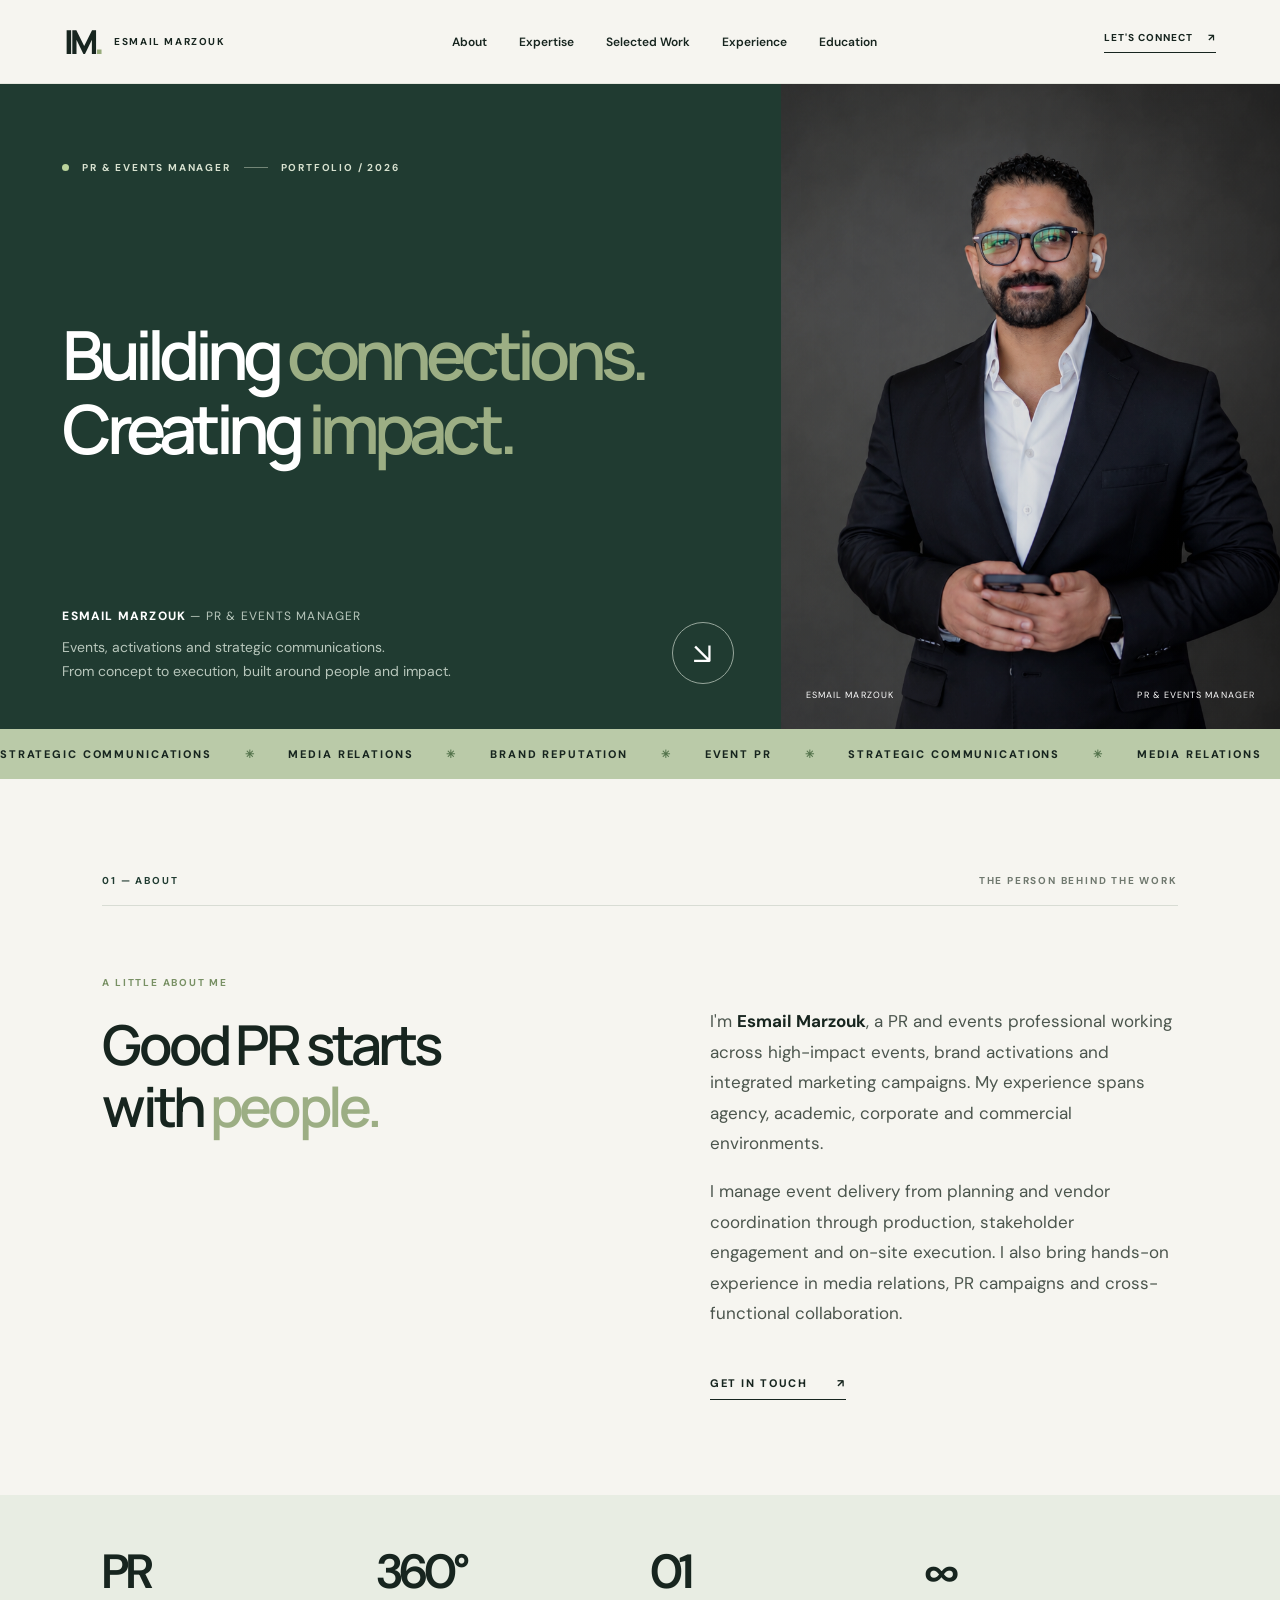
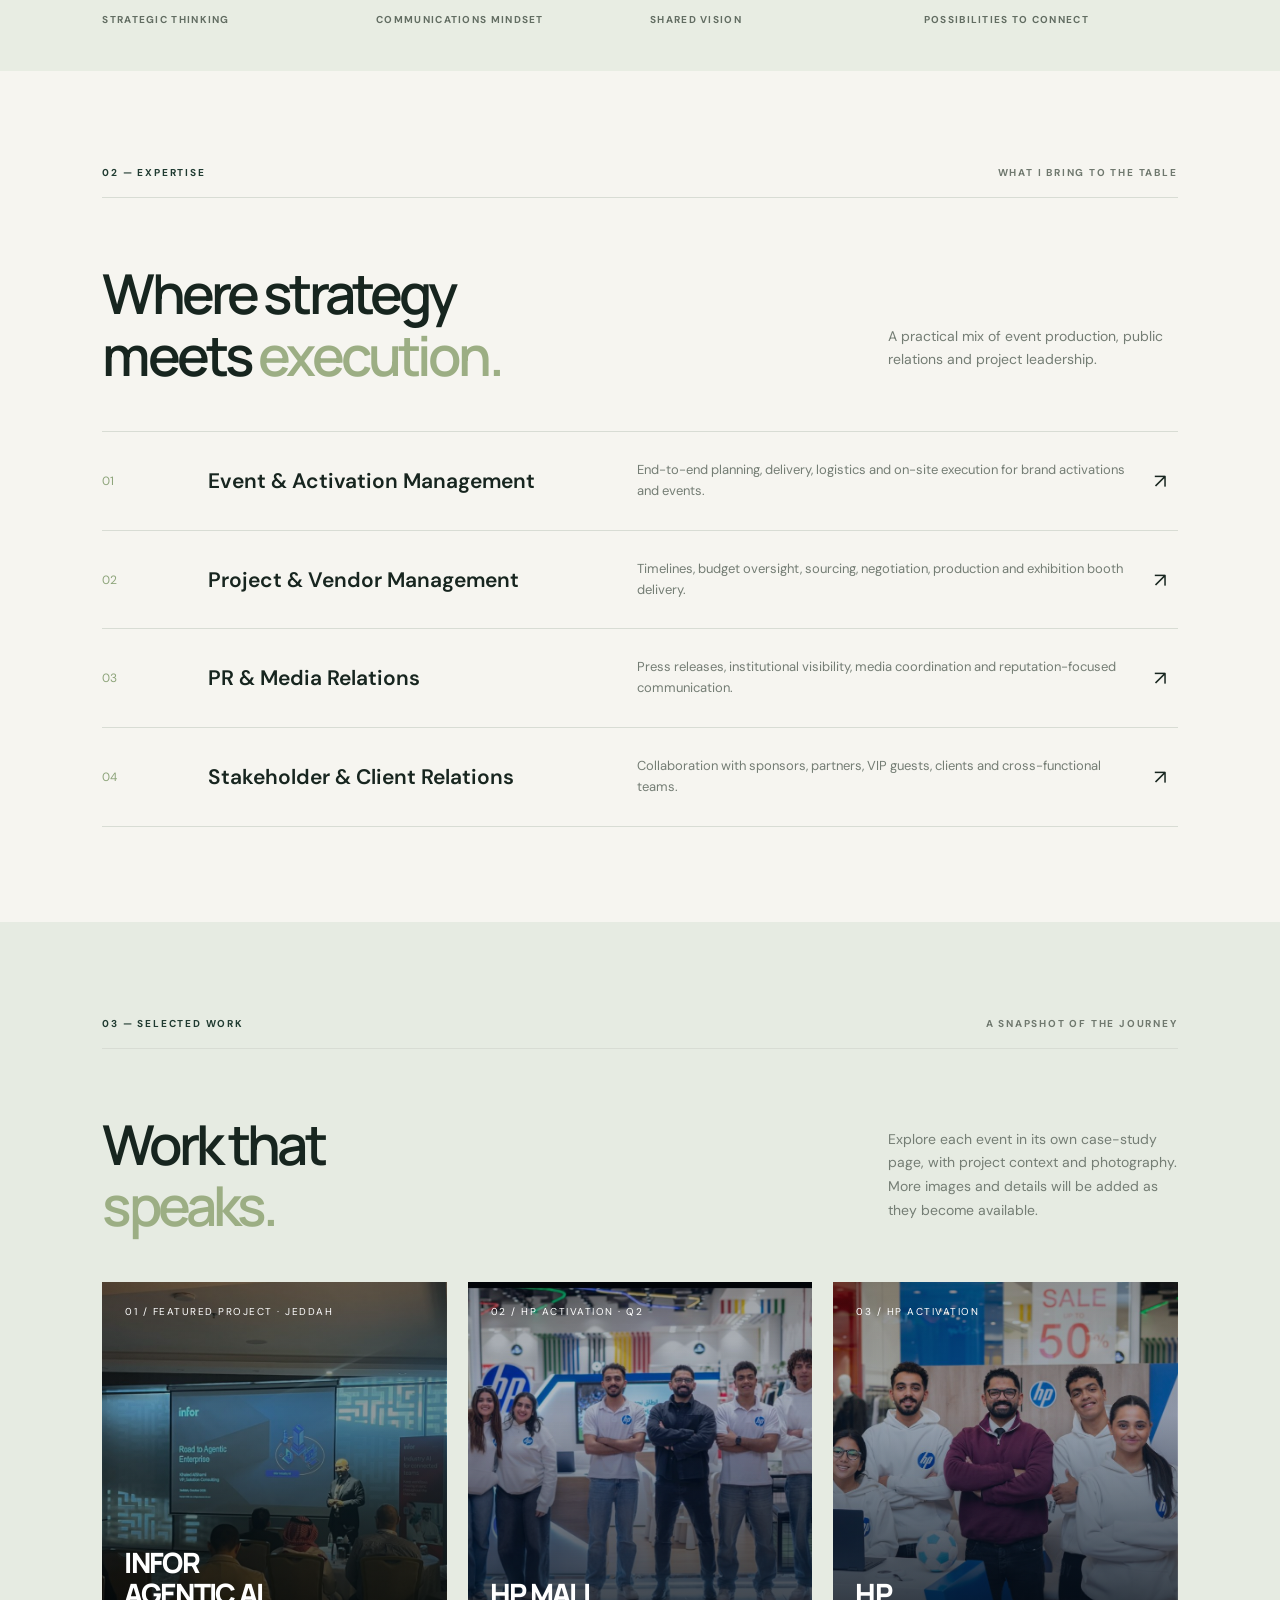
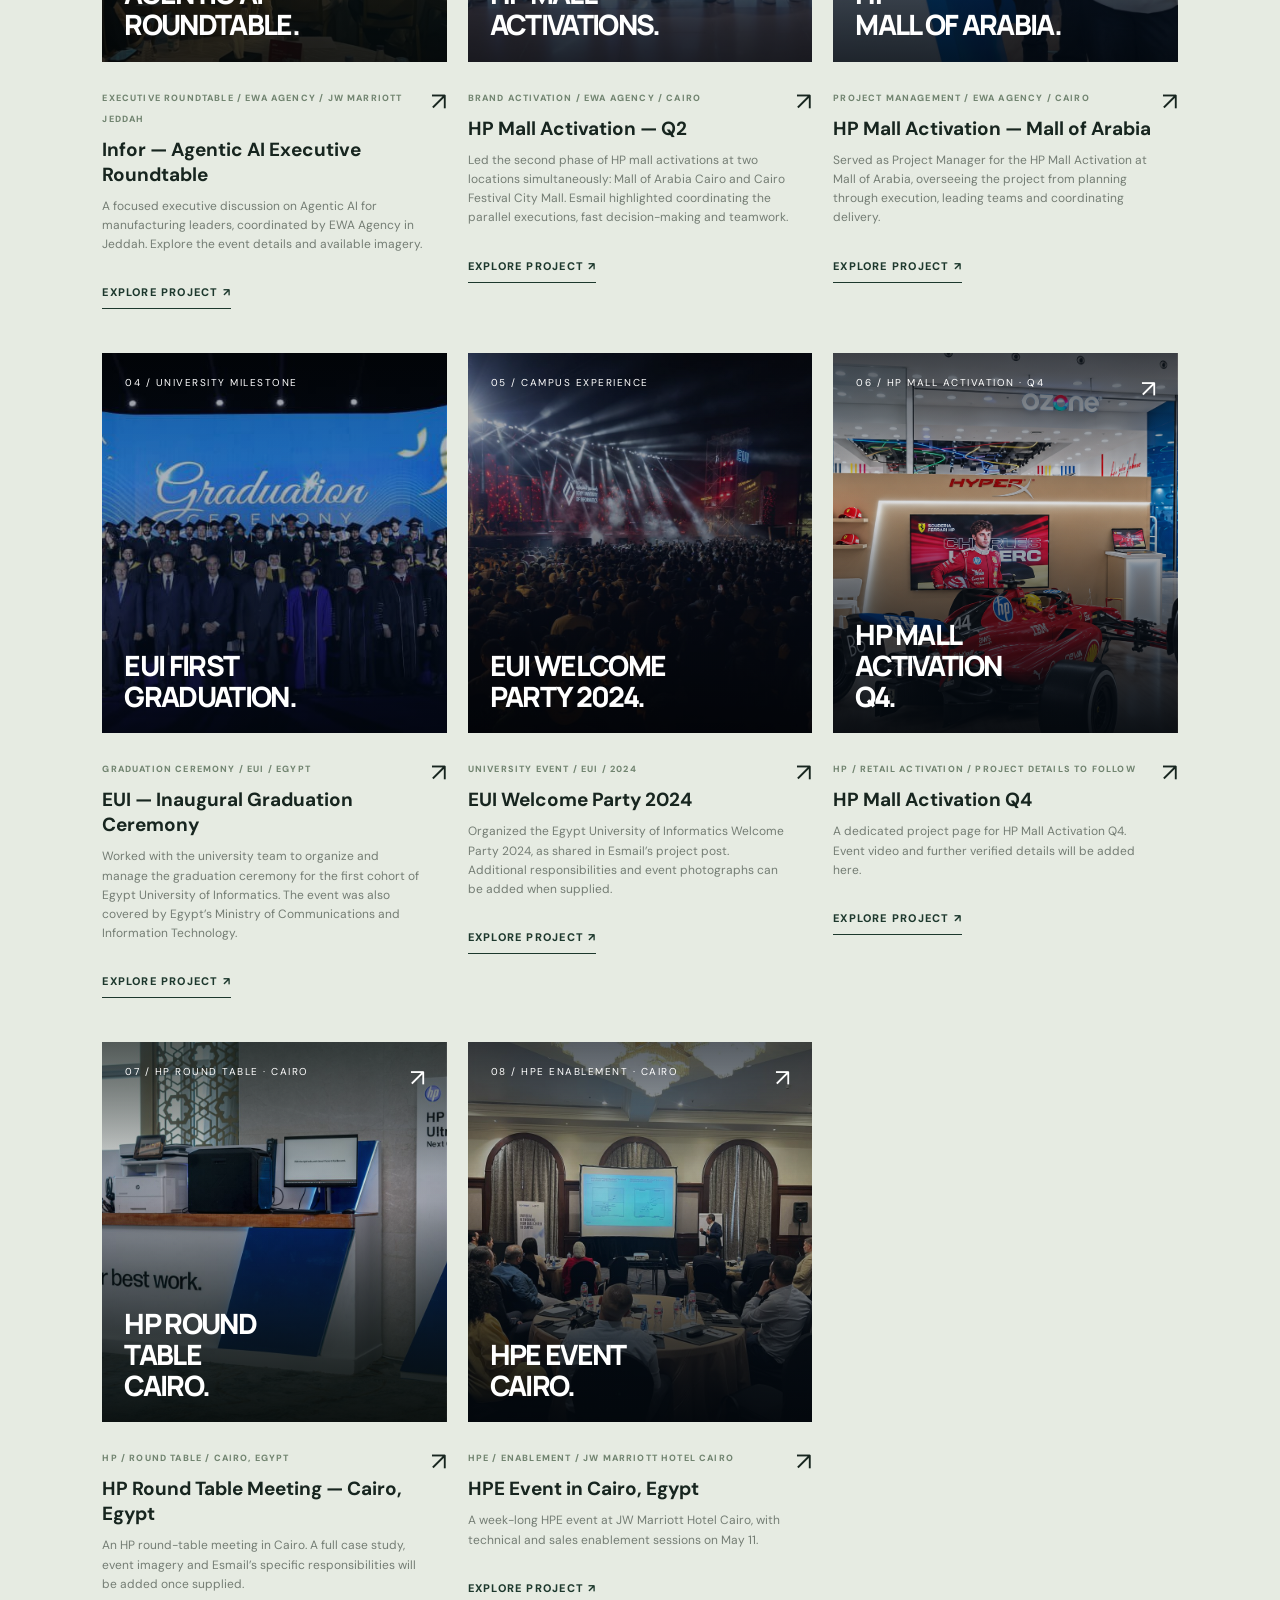
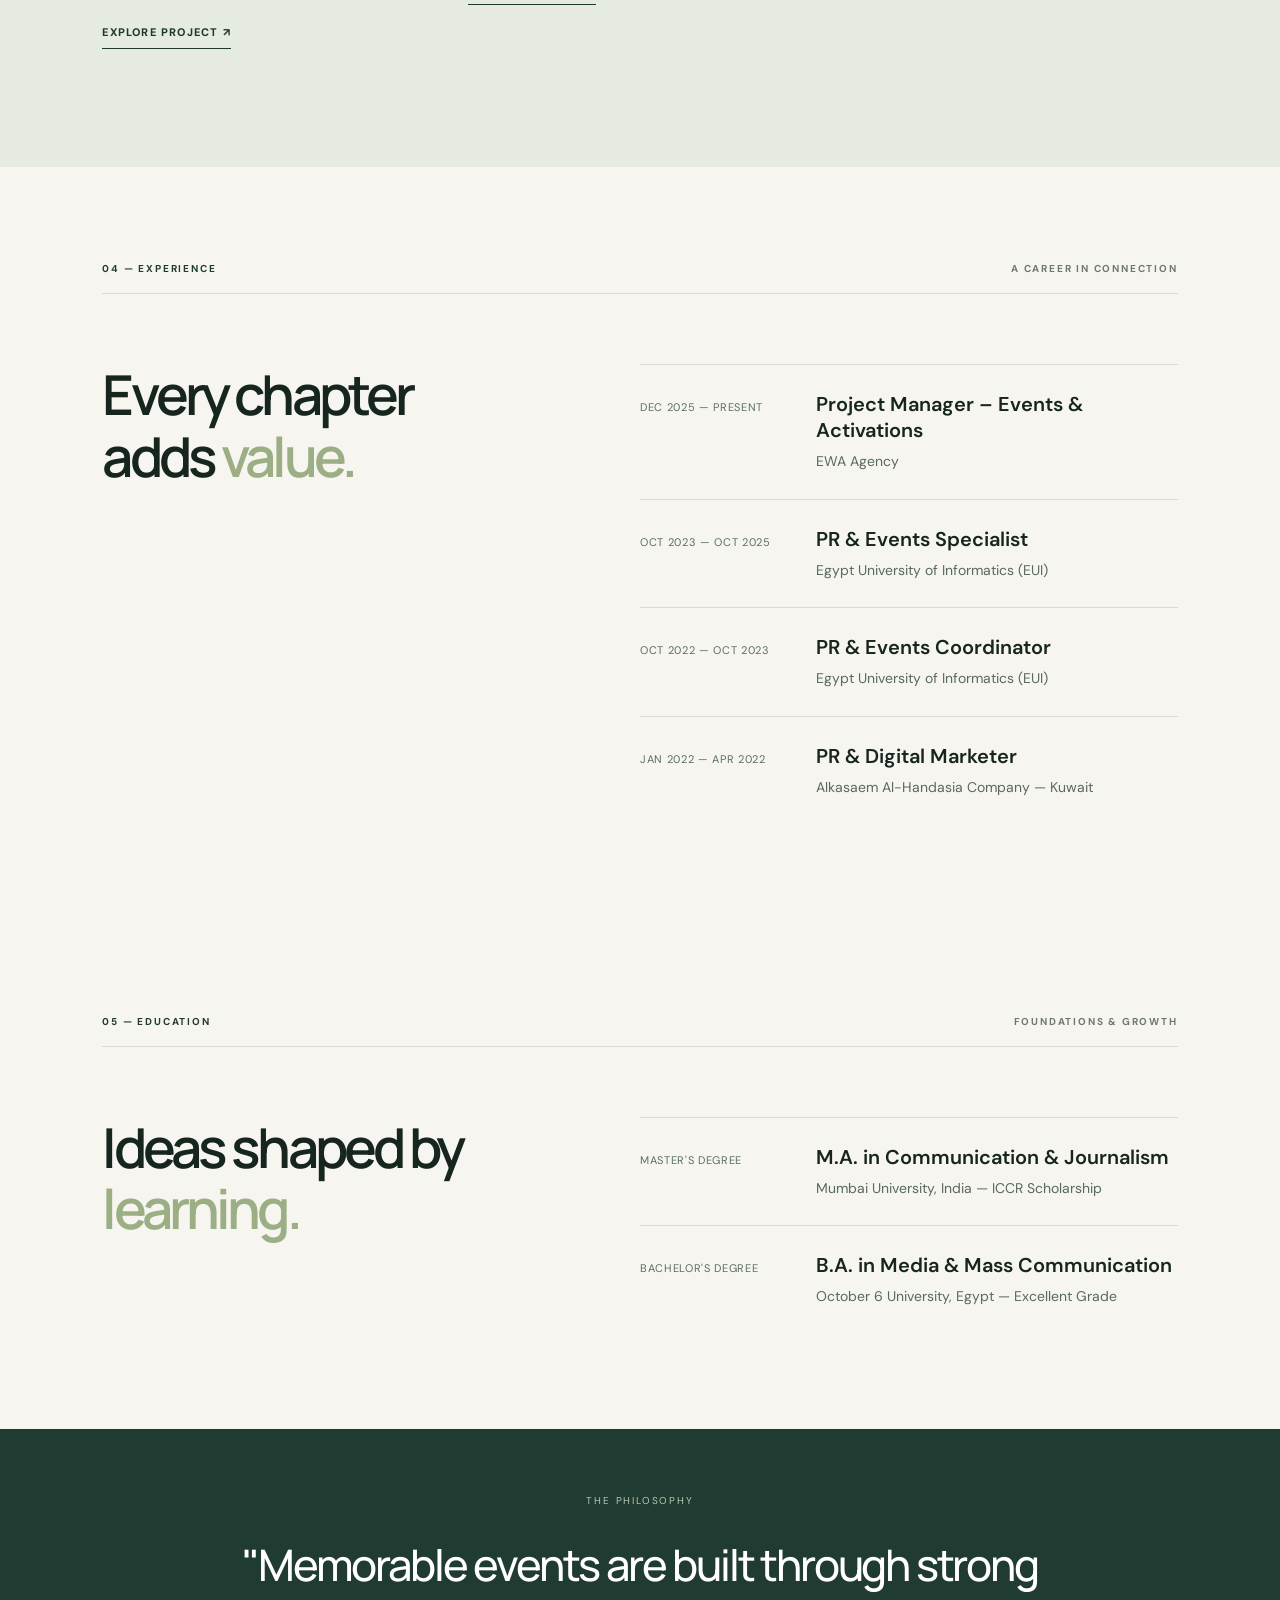
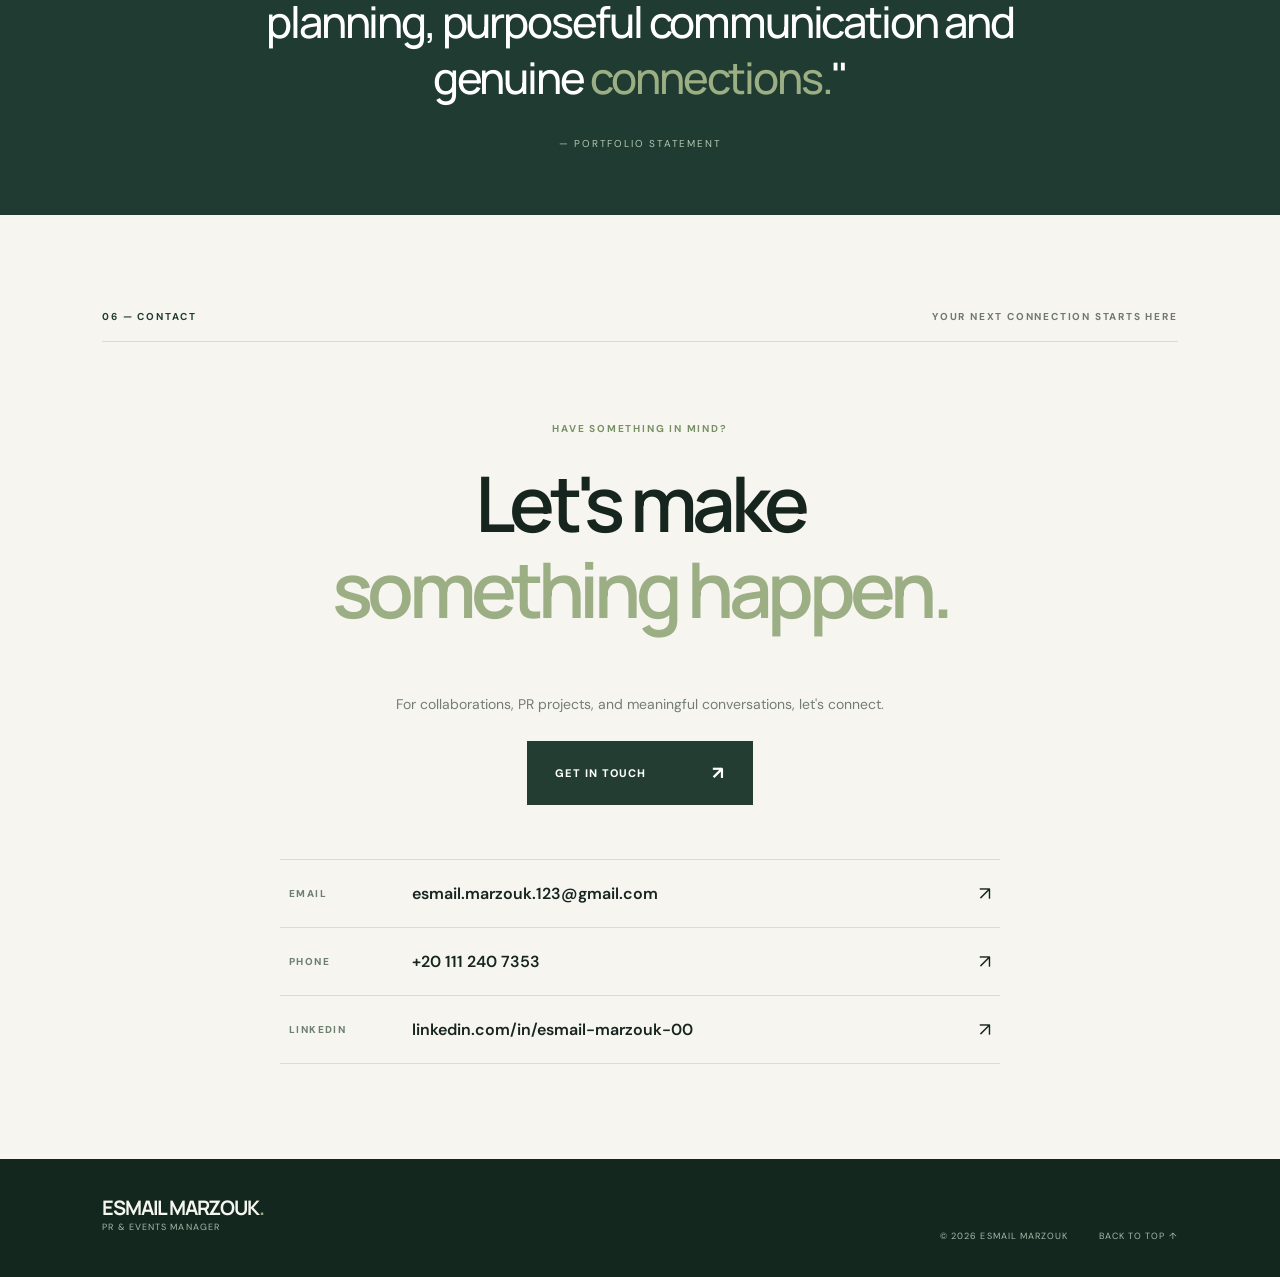
<file: index.html>
<!DOCTYPE html>

<html lang="en">
<head>
<link rel="icon" type="image/png" href="assets/favicon.png">
<link rel="icon" type="image/svg+xml" href="assets/im-logo.svg" media="(prefers-color-scheme: light)">
<link rel="icon" type="image/png" sizes="64x64" href="assets/favicon-dark.png" media="(prefers-color-scheme: dark)">
<link href="assets/favicon.png" rel="apple-touch-icon"/>
<meta charset="utf-8"/>
<meta content="width=device-width, initial-scale=1.0" name="viewport"/>
<meta content="Esmail Marzouk | PR &amp; Events Manager — event activations, strategic communications and stakeholder relations portfolio." name="description"/>
<title>Esmail Marzouk — PR &amp; Events Manager</title>
<link href="https://fonts.googleapis.com" rel="preconnect"/>
<link crossorigin="" href="https://fonts.gstatic.com" rel="preconnect"/>
<link href="https://fonts.googleapis.com/css2?family=DM+Sans:wght@400;500;600;700&amp;family=Manrope:wght@400;500;600;700;800&amp;display=swap" rel="stylesheet"/>
<link href="styles.css" rel="stylesheet"/>
<meta content="Esmail Marzouk | PR &amp; Events Manager" property="og:title"/><meta content="PR, events and activations portfolio — featuring the Infor Agentic AI Executive Roundtable at JW Marriott Jeddah." property="og:description"/></head>
<body>
<header class="site-header" id="top">
<a aria-label="Esmail Marzouk home" class="brand" href="#top"><span class="brand-mark">IM<span class="brand-dot">.</span></span><span class="brand-caption">ESMAIL MARZOUK</span></a>
<nav aria-label="Main navigation" class="nav" id="nav">
<a href="#about">About</a><a href="#expertise">Expertise</a><a href="#work">Selected Work</a><a href="#experience">Experience</a><a href="#education">Education</a>
</nav>
<a class="header-contact" href="#contact">LET'S CONNECT <span aria-hidden="true">↗</span></a>
<button aria-expanded="false" aria-label="Open menu" class="menu-toggle" id="menu-toggle">☰</button>
</header>
<main>
<section aria-labelledby="hero-title" class="hero">
<div class="hero-main">
<div class="eyebrow"><span class="status-dot"></span> PR &amp; EVENTS MANAGER <span class="eyebrow-line"></span> PORTFOLIO / 2026</div>
<h1 id="hero-title">Building <em>connections.</em><br/>Creating <em>impact.</em></h1>
<div class="hero-bottom"><div><p class="hero-person">ESMAIL MARZOUK <span>— PR &amp; EVENTS MANAGER</span></p><p class="hero-sub">Events, activations and strategic communications.<br/>From concept to execution, built around people and impact.</p></div><a aria-label="Explore selected work" class="circle-arrow" href="#work">↘</a></div>
</div>
<div aria-label="Portrait of Esmail Marzouk holding a smartphone" class="hero-photo" role="img"><div class="hero-photo-overlay"><span>ESMAIL MARZOUK</span><span>PR &amp; EVENTS MANAGER</span></div></div>
</section>
<div aria-label="Public relations, communications, events, brand reputation" class="marquee"><div>STRATEGIC COMMUNICATIONS <span>✳</span> MEDIA RELATIONS <span>✳</span> BRAND REPUTATION <span>✳</span> EVENT PR <span>✳</span> STRATEGIC COMMUNICATIONS <span>✳</span> MEDIA RELATIONS <span>✳</span> BRAND REPUTATION <span>✳</span> EVENT PR <span>✳</span></div></div>
<section class="about section-shell" id="about"><div class="section-meta"><span class="section-index">01 — ABOUT</span><span>THE PERSON BEHIND THE WORK</span></div><div class="about-grid"><div><p class="overline">A LITTLE ABOUT ME</p><h2>Good PR starts<br/>with <em>people.</em></h2></div><div class="about-text"><p>I'm <strong>Esmail Marzouk</strong>, a PR and events professional working across high-impact events, brand activations and integrated marketing campaigns. My experience spans agency, academic, corporate and commercial environments.</p><p>I manage event delivery from planning and vendor coordination through production, stakeholder engagement and on-site execution. I also bring hands-on experience in media relations, PR campaigns and cross-functional collaboration.</p><a class="text-link" href="#contact">GET IN TOUCH <span>↗</span></a></div></div></section>
<section aria-label="Portfolio highlights" class="stats section-shell"><div><strong>PR</strong><span>STRATEGIC THINKING</span></div><div><strong>360°</strong><span>COMMUNICATIONS MINDSET</span></div><div><strong>01</strong><span>SHARED VISION</span></div><div><strong>∞</strong><span>POSSIBILITIES TO CONNECT</span></div></section>
<section class="expertise section-shell" id="expertise"><div class="section-meta"><span class="section-index">02 — EXPERTISE</span><span>WHAT I BRING TO THE TABLE</span></div><div class="section-heading"><h2>Where strategy<br/>meets <em>execution.</em></h2><p>A practical mix of event production, public relations and project leadership.</p></div><div class="expertise-list"><div class="expertise-item"><span>01</span><h3>Event &amp; Activation Management</h3><p>End-to-end planning, delivery, logistics and on-site execution for brand activations and events.</p><span class="expertise-icon">↗</span></div><div class="expertise-item"><span>02</span><h3>Project &amp; Vendor Management</h3><p>Timelines, budget oversight, sourcing, negotiation, production and exhibition booth delivery.</p><span class="expertise-icon">↗</span></div><div class="expertise-item"><span>03</span><h3>PR &amp; Media Relations</h3><p>Press releases, institutional visibility, media coordination and reputation-focused communication.</p><span class="expertise-icon">↗</span></div><div class="expertise-item"><span>04</span><h3>Stakeholder &amp; Client Relations</h3><p>Collaboration with sponsors, partners, VIP guests, clients and cross-functional teams.</p><span class="expertise-icon">↗</span></div></div></section>
<section class="work" id="work"><div class="section-shell"><div class="section-meta"><span class="section-index">03 — SELECTED WORK</span><span>A SNAPSHOT OF THE JOURNEY</span></div><div class="section-heading"><h2>Work that<br/><em>speaks.</em></h2><p>Explore each event in its own case-study page, with project context and photography. More images and details will be added as they become available.</p></div><div class="projects-grid"><article class="project-card featured-project"><a aria-label="View project details: Infor — Agentic AI Executive Roundtable" class="project-cover-link" href="projects/infor-agentic-ai-roundtable.html"><div class="project-image project-jeddah"><span class="project-id">01 / FEATURED PROJECT · JEDDAH</span><span class="project-visual-title">INFOR<br/>AGENTIC AI<br/>ROUNDTABLE.</span></div></a><div class="project-caption"><div><span>EXECUTIVE ROUNDTABLE / EWA AGENCY / JW MARRIOTT JEDDAH</span><a href="projects/infor-agentic-ai-roundtable.html"><h3>Infor — Agentic AI Executive Roundtable</h3></a><p>A focused executive discussion on Agentic AI for manufacturing leaders, coordinated by EWA Agency in Jeddah. Explore the event details and available imagery.</p><a class="project-source" href="projects/infor-agentic-ai-roundtable.html">EXPLORE PROJECT ↗</a></div><a aria-label="View Infor — Agentic AI Executive Roundtable" class="project-arrow" href="projects/infor-agentic-ai-roundtable.html">↗</a></div></article><article class="project-card"><a aria-label="View project details: HP Mall Activation — Q2" class="project-cover-link" href="projects/hp-mall-activation-q2.html"><div class="project-image project-one"><span class="project-id">02 / HP ACTIVATION · Q2</span><span class="project-visual-title">HP MALL<br/>ACTIVATIONS.</span></div></a><div class="project-caption"><div><span>BRAND ACTIVATION / EWA AGENCY / CAIRO</span><a href="projects/hp-mall-activation-q2.html"><h3>HP Mall Activation — Q2</h3></a><p>Led the second phase of HP mall activations at two locations simultaneously: Mall of Arabia Cairo and Cairo Festival City Mall. Esmail highlighted coordinating the parallel executions, fast decision-making and teamwork.</p><a class="project-source" href="projects/hp-mall-activation-q2.html">EXPLORE PROJECT ↗</a></div><a aria-label="View HP Mall Activation — Q2" class="project-arrow" href="projects/hp-mall-activation-q2.html">↗</a></div></article><article class="project-card"><a aria-label="View project details: HP Mall Activation — Mall of Arabia" class="project-cover-link" href="projects/hp-mall-of-arabia.html"><div class="project-image project-two"><span class="project-id">03 / HP ACTIVATION</span><span class="project-visual-title">HP<br/>MALL OF ARABIA.</span></div></a><div class="project-caption"><div><span>PROJECT MANAGEMENT / EWA AGENCY / CAIRO</span><a href="projects/hp-mall-of-arabia.html"><h3>HP Mall Activation — Mall of Arabia</h3></a><p>Served as Project Manager for the HP Mall Activation at Mall of Arabia, overseeing the project from planning through execution, leading teams and coordinating delivery.</p><a class="project-source" href="projects/hp-mall-of-arabia.html">EXPLORE PROJECT ↗</a></div><a aria-label="View HP Mall Activation — Mall of Arabia" class="project-arrow" href="projects/hp-mall-of-arabia.html">↗</a></div></article><article class="project-card"><a aria-label="View project details: EUI — Inaugural Graduation Ceremony" class="project-cover-link" href="projects/eui-inaugural-graduation.html"><div class="project-image project-three"><span class="project-id">04 / UNIVERSITY MILESTONE</span><span class="project-visual-title">EUI FIRST<br/>GRADUATION.</span></div></a><div class="project-caption"><div><span>GRADUATION CEREMONY / EUI / EGYPT</span><a href="projects/eui-inaugural-graduation.html"><h3>EUI — Inaugural Graduation Ceremony</h3></a><p>Worked with the university team to organize and manage the graduation ceremony for the first cohort of Egypt University of Informatics. The event was also covered by Egypt’s Ministry of Communications and Information Technology.</p><a class="project-source" href="projects/eui-inaugural-graduation.html">EXPLORE PROJECT ↗</a></div><a aria-label="View EUI — Inaugural Graduation Ceremony" class="project-arrow" href="projects/eui-inaugural-graduation.html">↗</a></div></article><article class="project-card"><a aria-label="View project details: EUI Welcome Party 2024" class="project-cover-link" href="projects/eui-welcome-party-2024.html"><div class="project-image project-welcome"><span class="project-id">05 / CAMPUS EXPERIENCE</span><span class="project-visual-title">EUI WELCOME<br/>PARTY 2024.</span></div></a><div class="project-caption"><div><span>UNIVERSITY EVENT / EUI / 2024</span><a href="projects/eui-welcome-party-2024.html"><h3>EUI Welcome Party 2024</h3></a><p>Organized the Egypt University of Informatics Welcome Party 2024, as shared in Esmail’s project post. Additional responsibilities and event photographs can be added when supplied.</p><a class="project-source" href="projects/eui-welcome-party-2024.html">EXPLORE PROJECT ↗</a></div><a aria-label="View EUI Welcome Party 2024" class="project-arrow" href="projects/eui-welcome-party-2024.html">↗</a></div></article><article class="project-card"><a aria-label="Explore HP Mall Activation Q4" class="project-image project-q4" href="projects/hp-mall-activation-q4.html"><span class="project-id">06 / HP MALL ACTIVATION · Q4</span><span class="project-visual-title">HP MALL<br/>ACTIVATION<br/>Q4.</span><span aria-hidden="true" class="project-open">↗</span></a><div class="project-caption"><div><span>HP / RETAIL ACTIVATION / PROJECT DETAILS TO FOLLOW</span><h3><a href="projects/hp-mall-activation-q4.html">HP Mall Activation Q4</a></h3><p>A dedicated project page for HP Mall Activation Q4. Event video and further verified details will be added here.</p><a class="project-source" href="projects/hp-mall-activation-q4.html">EXPLORE PROJECT ↗</a></div><span aria-hidden="true" class="project-arrow">↗</span></div></article><article class="project-card"><a aria-label="Explore HP Round Table Meeting — Cairo, Egypt" class="project-image project-hp-roundtable" href="projects/hp-round-table-cairo.html"><span class="project-id">07 / HP ROUND TABLE · CAIRO</span><span class="project-visual-title">HP ROUND<br/>TABLE<br/>CAIRO.</span><span aria-hidden="true" class="project-open">↗</span></a><div class="project-caption"><div><span>HP / ROUND TABLE / CAIRO, EGYPT</span><h3><a href="projects/hp-round-table-cairo.html">HP Round Table Meeting — Cairo, Egypt</a></h3><p>An HP round-table meeting in Cairo. A full case study, event imagery and Esmail’s specific responsibilities will be added once supplied.</p><a class="project-source" href="projects/hp-round-table-cairo.html">EXPLORE PROJECT ↗</a></div><span aria-hidden="true" class="project-arrow">↗</span></div></article><article class="project-card"><a aria-label="Explore HPE Event in Cairo, Egypt" class="project-image project-hpe-cairo" href="projects/hpe-enablement-cairo.html"><span class="project-id">08 / HPE ENABLEMENT &middot; CAIRO</span><span class="project-visual-title">HPE EVENT<br>CAIRO.</span><span aria-hidden="true" class="project-open">&nearr;</span></a><div class="project-caption"><div><span>HPE / ENABLEMENT / JW MARRIOTT HOTEL CAIRO</span><h3><a href="projects/hpe-enablement-cairo.html">HPE Event in Cairo, Egypt</a></h3><p>A week-long HPE event at JW Marriott Hotel Cairo, with technical and sales enablement sessions on May 11.</p><a class="project-source" href="projects/hpe-enablement-cairo.html">EXPLORE PROJECT &nearr;</a></div><span aria-hidden="true" class="project-arrow">&nearr;</span></div></article></div></div></section>
<section class="experience section-shell" id="experience"><div class="section-meta"><span class="section-index">04 — EXPERIENCE</span><span>A CAREER IN CONNECTION</span></div><div class="experience-grid"><h2>Every chapter<br/>adds <em>value.</em></h2><div class="timeline"><div class="timeline-row"><span>DEC 2025 — PRESENT</span><div><h3>Project Manager – Events &amp; Activations</h3><p>EWA Agency</p></div></div><div class="timeline-row"><span>OCT 2023 — OCT 2025</span><div><h3>PR &amp; Events Specialist</h3><p>Egypt University of Informatics (EUI)</p></div></div><div class="timeline-row"><span>OCT 2022 — OCT 2023</span><div><h3>PR &amp; Events Coordinator</h3><p>Egypt University of Informatics (EUI)</p></div></div><div class="timeline-row"><span>JAN 2022 — APR 2022</span><div><h3>PR &amp; Digital Marketer</h3><p>Alkasaem Al-Handasia Company — Kuwait</p></div></div></div></div></section><section class="experience section-shell" id="education"><div class="section-meta"><span class="section-index">05 — EDUCATION</span><span>FOUNDATIONS &amp; GROWTH</span></div><div class="experience-grid"><h2>Ideas shaped by<br/><em>learning.</em></h2><div class="timeline"><div class="timeline-row"><span>MASTER'S DEGREE</span><div><h3>M.A. in Communication &amp; Journalism</h3><p>Mumbai University, India — ICCR Scholarship</p></div></div><div class="timeline-row"><span>BACHELOR'S DEGREE</span><div><h3>B.A. in Media &amp; Mass Communication</h3><p>October 6 University, Egypt — Excellent Grade</p></div></div></div></div></section>
<section class="quote-banner"><span>THE PHILOSOPHY</span><blockquote>"Memorable events are built through strong planning, purposeful communication and genuine <em>connections.</em>"</blockquote><span>— PORTFOLIO STATEMENT</span></section>
<section class="contact section-shell" id="contact"><div class="section-meta"><span class="section-index">06 — CONTACT</span><span>YOUR NEXT CONNECTION STARTS HERE</span></div><p class="overline">HAVE SOMETHING IN MIND?</p><h2>Let's make<br/><em>something happen.</em></h2><p class="contact-note">For collaborations, PR projects, and meaningful conversations, let's connect.</p><a aria-label="Email Esmail Marzouk" class="contact-cta" href="mailto:esmail.marzouk.123@gmail.com">GET IN TOUCH <span>↗</span></a><div aria-label="Contact information" class="contact-details">
<a class="contact-detail" href="mailto:esmail.marzouk.123@gmail.com"><span class="contact-detail-label">EMAIL</span><span class="contact-detail-value">esmail.marzouk.123@gmail.com</span><span aria-hidden="true" class="contact-detail-arrow">↗</span></a>
<a class="contact-detail" href="tel:+201112407353"><span class="contact-detail-label">PHONE</span><span class="contact-detail-value">+20 111 240 7353</span><span aria-hidden="true" class="contact-detail-arrow">↗</span></a>
<a class="contact-detail" href="https://www.linkedin.com/in/esmail-marzouk-00/" rel="noopener noreferrer" target="_blank"><span class="contact-detail-label">LINKEDIN</span><span class="contact-detail-value">linkedin.com/in/esmail-marzouk-00</span><span aria-hidden="true" class="contact-detail-arrow">↗</span></a>
</div></section>
</main>
<footer><div><strong>ESMAIL MARZOUK<span>.</span></strong><p>PR &amp; EVENTS MANAGER</p></div><div><span>© <span id="year">2026</span> ESMAIL MARZOUK</span><a href="#top">BACK TO TOP ↑</a></div></footer>
<script src="script.js"></script>
</body></html>
</file>
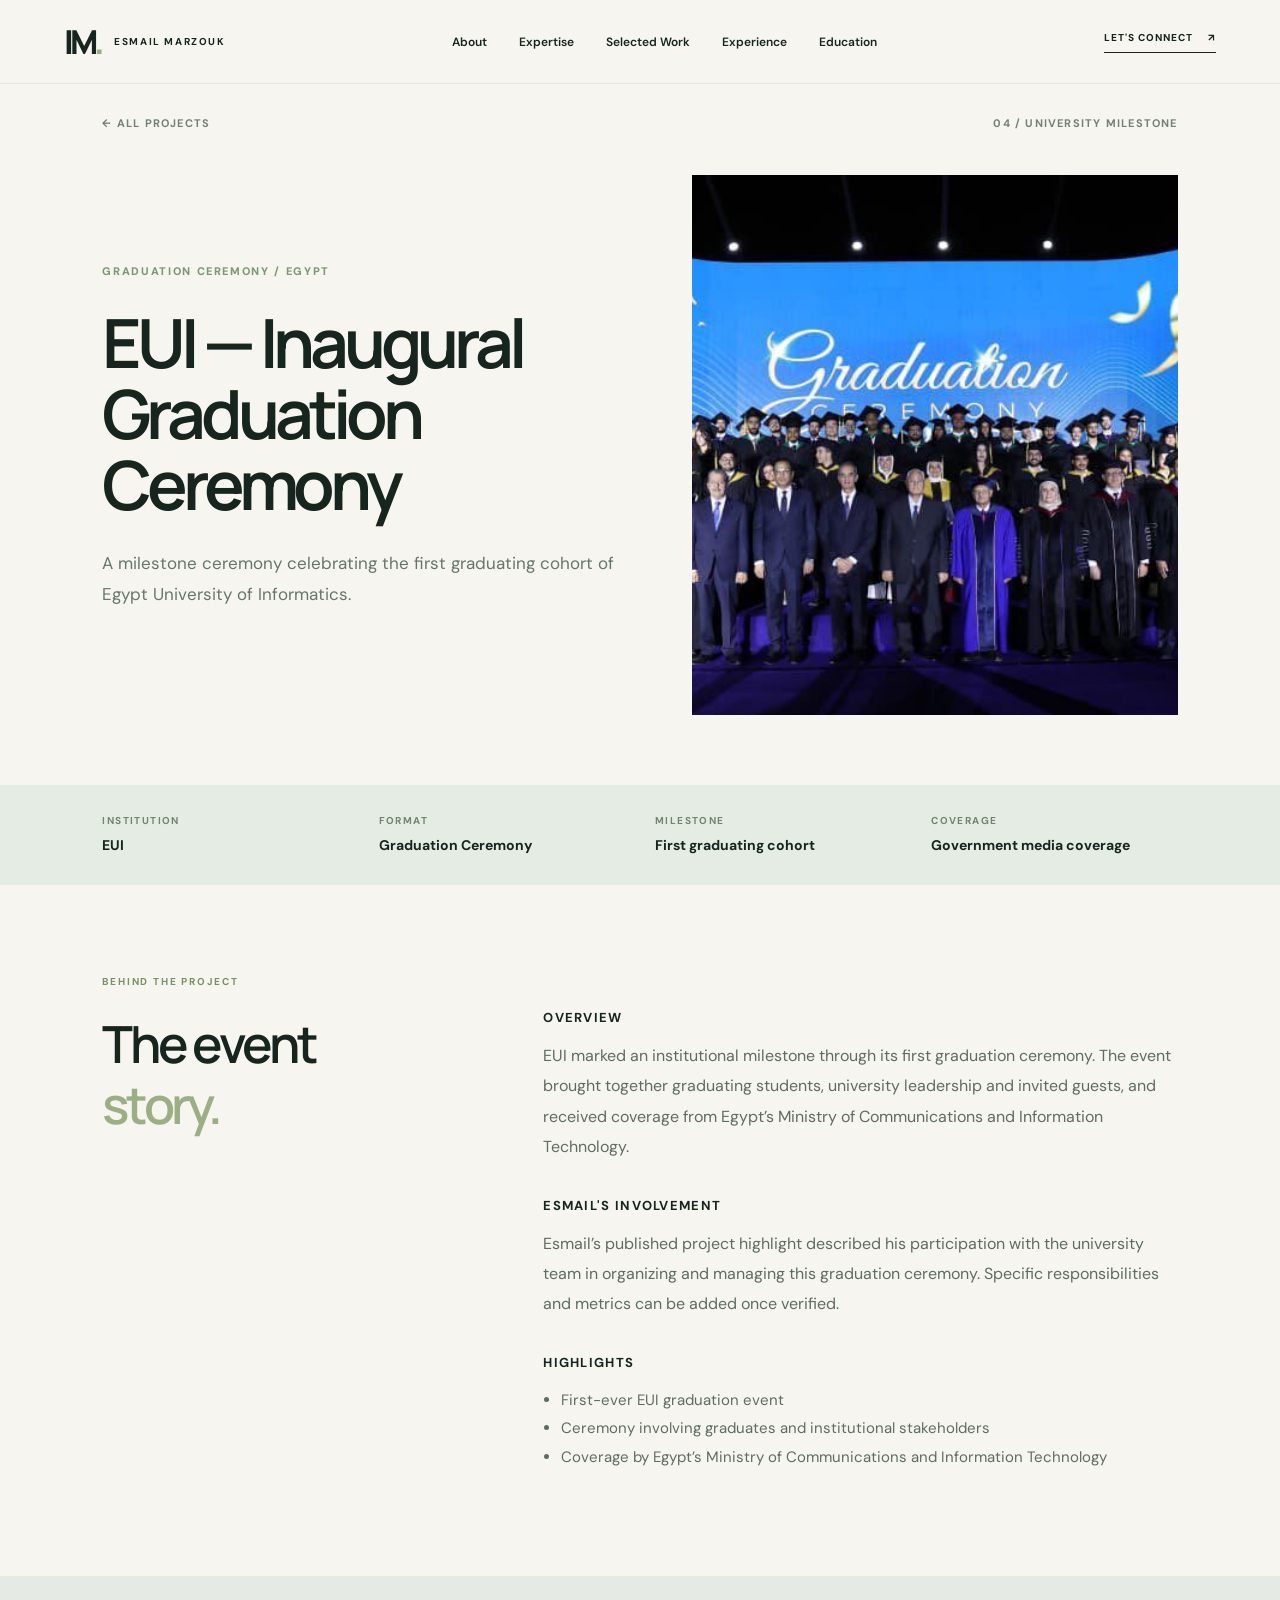
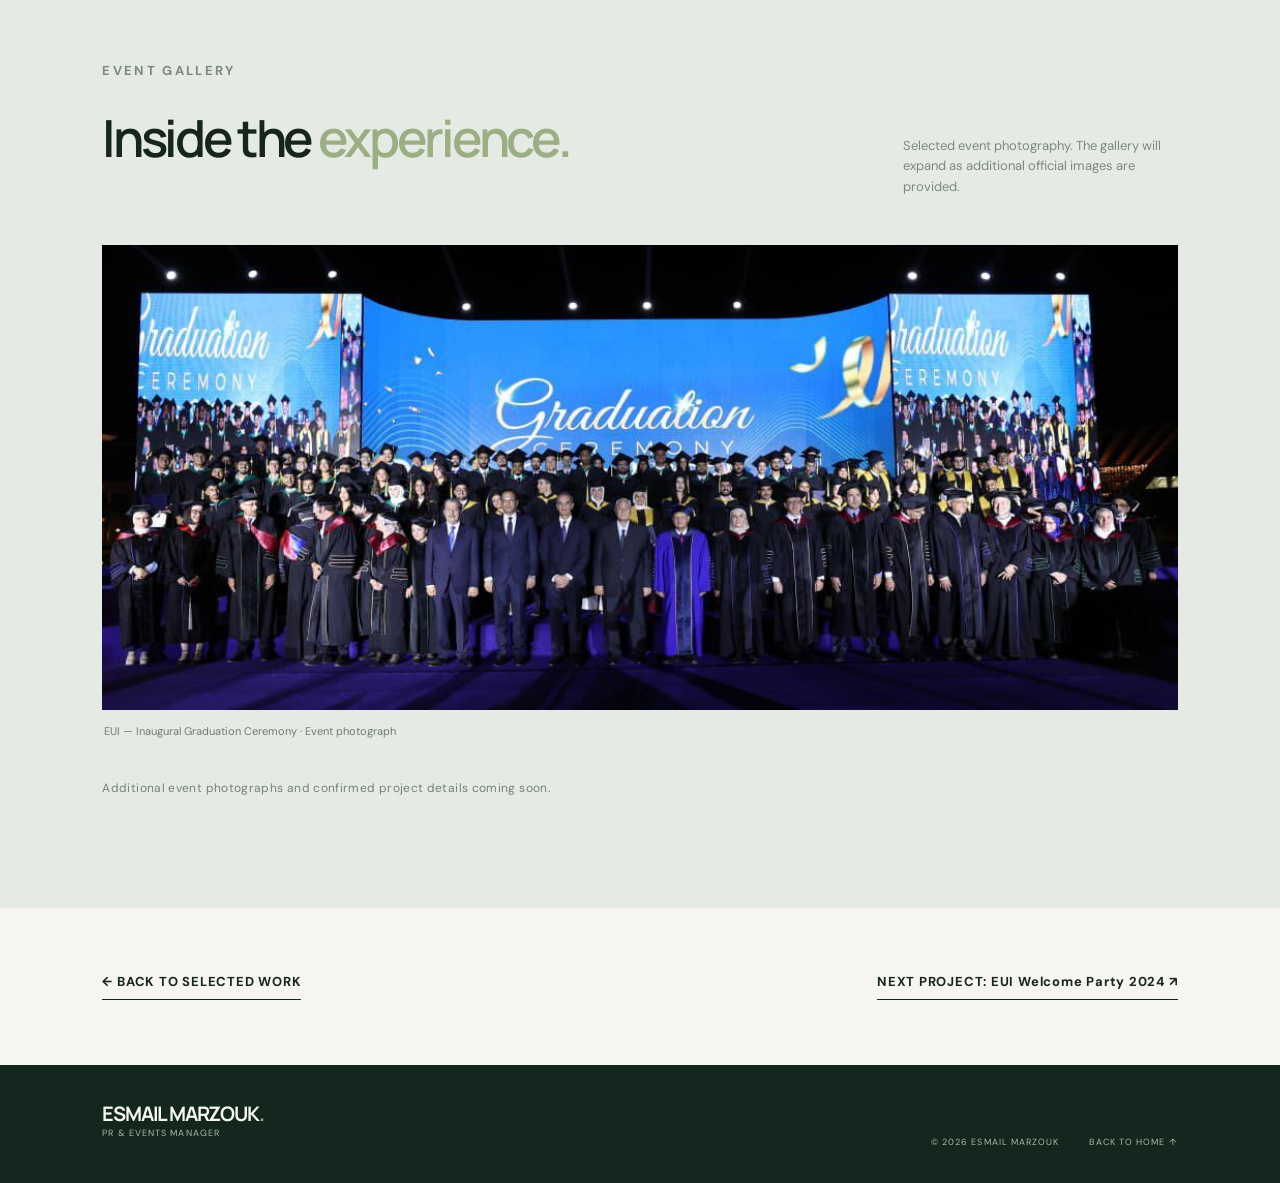
<file: projects/eui-inaugural-graduation.html>
<!doctype html><html lang="en"><head><meta charset="utf-8"><meta name="viewport" content="width=device-width,initial-scale=1"><meta name="description" content="A milestone ceremony celebrating the first graduating cohort of Egypt University of Informatics."><title>EUI — Inaugural Graduation Ceremony | Esmail Marzouk</title><link rel="icon" type="image/png" href="../assets/favicon.png"><link rel="icon" type="image/svg+xml" href="../assets/im-logo.svg" media="(prefers-color-scheme: light)"><link rel="icon" type="image/png" sizes="64x64" href="../assets/favicon-dark.png" media="(prefers-color-scheme: dark)"><link rel="apple-touch-icon" href="../assets/favicon.png"><link rel="preconnect" href="https://fonts.googleapis.com"><link rel="preconnect" href="https://fonts.gstatic.com" crossorigin><link href="https://fonts.googleapis.com/css2?family=DM+Sans:wght@400;500;600;700&family=Manrope:wght@400;500;600;700;800&display=swap" rel="stylesheet"><link href="../styles.css" rel="stylesheet"></head><body class="case-page"><header class="site-header" id="top"><a class="brand" href="../index.html#top" aria-label="Esmail Marzouk home"><span class="brand-mark">IM<span class="brand-dot">.</span></span><span class="brand-caption">ESMAIL MARZOUK</span></a><nav class="nav" id="nav" aria-label="Main navigation"><a href="../index.html#about">About</a><a href="../index.html#expertise">Expertise</a><a href="../index.html#work">Selected Work</a><a href="../index.html#experience">Experience</a><a href="../index.html#education">Education</a></nav><a class="header-contact" href="../index.html#contact">LET'S CONNECT <span>↗</span></a><button class="menu-toggle" id="menu-toggle" aria-label="Open menu" aria-expanded="false">☰</button></header><main><div class="case-topline"><a href="../index.html#work">← ALL PROJECTS</a><span>04 / UNIVERSITY MILESTONE</span></div><section class="case-hero"><div class="case-hero-copy"><p class="case-label">GRADUATION CEREMONY / EGYPT</p><h1>EUI — Inaugural Graduation Ceremony</h1><p class="case-lead">A milestone ceremony celebrating the first graduating cohort of Egypt University of Informatics.</p></div><div class="case-hero-image"><img src="../assets/eui-graduation.jpg" alt="Graduates and university leadership at EUI inaugural graduation ceremony"></div></section><section class="case-facts" aria-label="Event facts"><div><span>INSTITUTION</span><strong>EUI</strong></div><div><span>FORMAT</span><strong>Graduation Ceremony</strong></div><div><span>MILESTONE</span><strong>First graduating cohort</strong></div><div><span>COVERAGE</span><strong>Government media coverage</strong></div></section><section class="case-section"><div><p class="overline">BEHIND THE PROJECT</p><h2>The event<br/><em>story.</em></h2></div><div class="case-copy"><h3>OVERVIEW</h3><p>EUI marked an institutional milestone through its first graduation ceremony. The event brought together graduating students, university leadership and invited guests, and received coverage from Egypt’s Ministry of Communications and Information Technology.</p><h3>ESMAIL'S INVOLVEMENT</h3><p>Esmail’s published project highlight described his participation with the university team in organizing and managing this graduation ceremony. Specific responsibilities and metrics can be added once verified.</p><h3>HIGHLIGHTS</h3><ul><li>First-ever EUI graduation event</li><li>Ceremony involving graduates and institutional stakeholders</li><li>Coverage by Egypt’s Ministry of Communications and Information Technology</li></ul></div></section><section class="case-gallery"><div class="case-gallery-title"><div><p class="overline">EVENT GALLERY</p><h2>Inside the <em>experience.</em></h2></div><p>Selected event photography. The gallery will expand as additional official images are provided.</p></div><div class="case-gallery-grid"><figure><img src="../assets/eui-graduation.jpg" alt="Graduates and university leadership at EUI inaugural graduation ceremony" loading="lazy"><figcaption>EUI — Inaugural Graduation Ceremony · Event photograph</figcaption></figure></div><p class="case-pending">Additional event photographs and confirmed project details coming soon.</p></section><section class="case-next"><a href="../index.html#work">← BACK TO SELECTED WORK</a><a href="eui-welcome-party-2024.html">NEXT PROJECT: EUI Welcome Party 2024 ↗</a></section></main><footer><div><strong>ESMAIL MARZOUK<span>.</span></strong><p>PR &amp; EVENTS MANAGER</p></div><div><span>© 2026 ESMAIL MARZOUK</span><a href="../index.html#top">BACK TO HOME ↑</a></div></footer><script src="../script.js"></script></body></html>
</file>
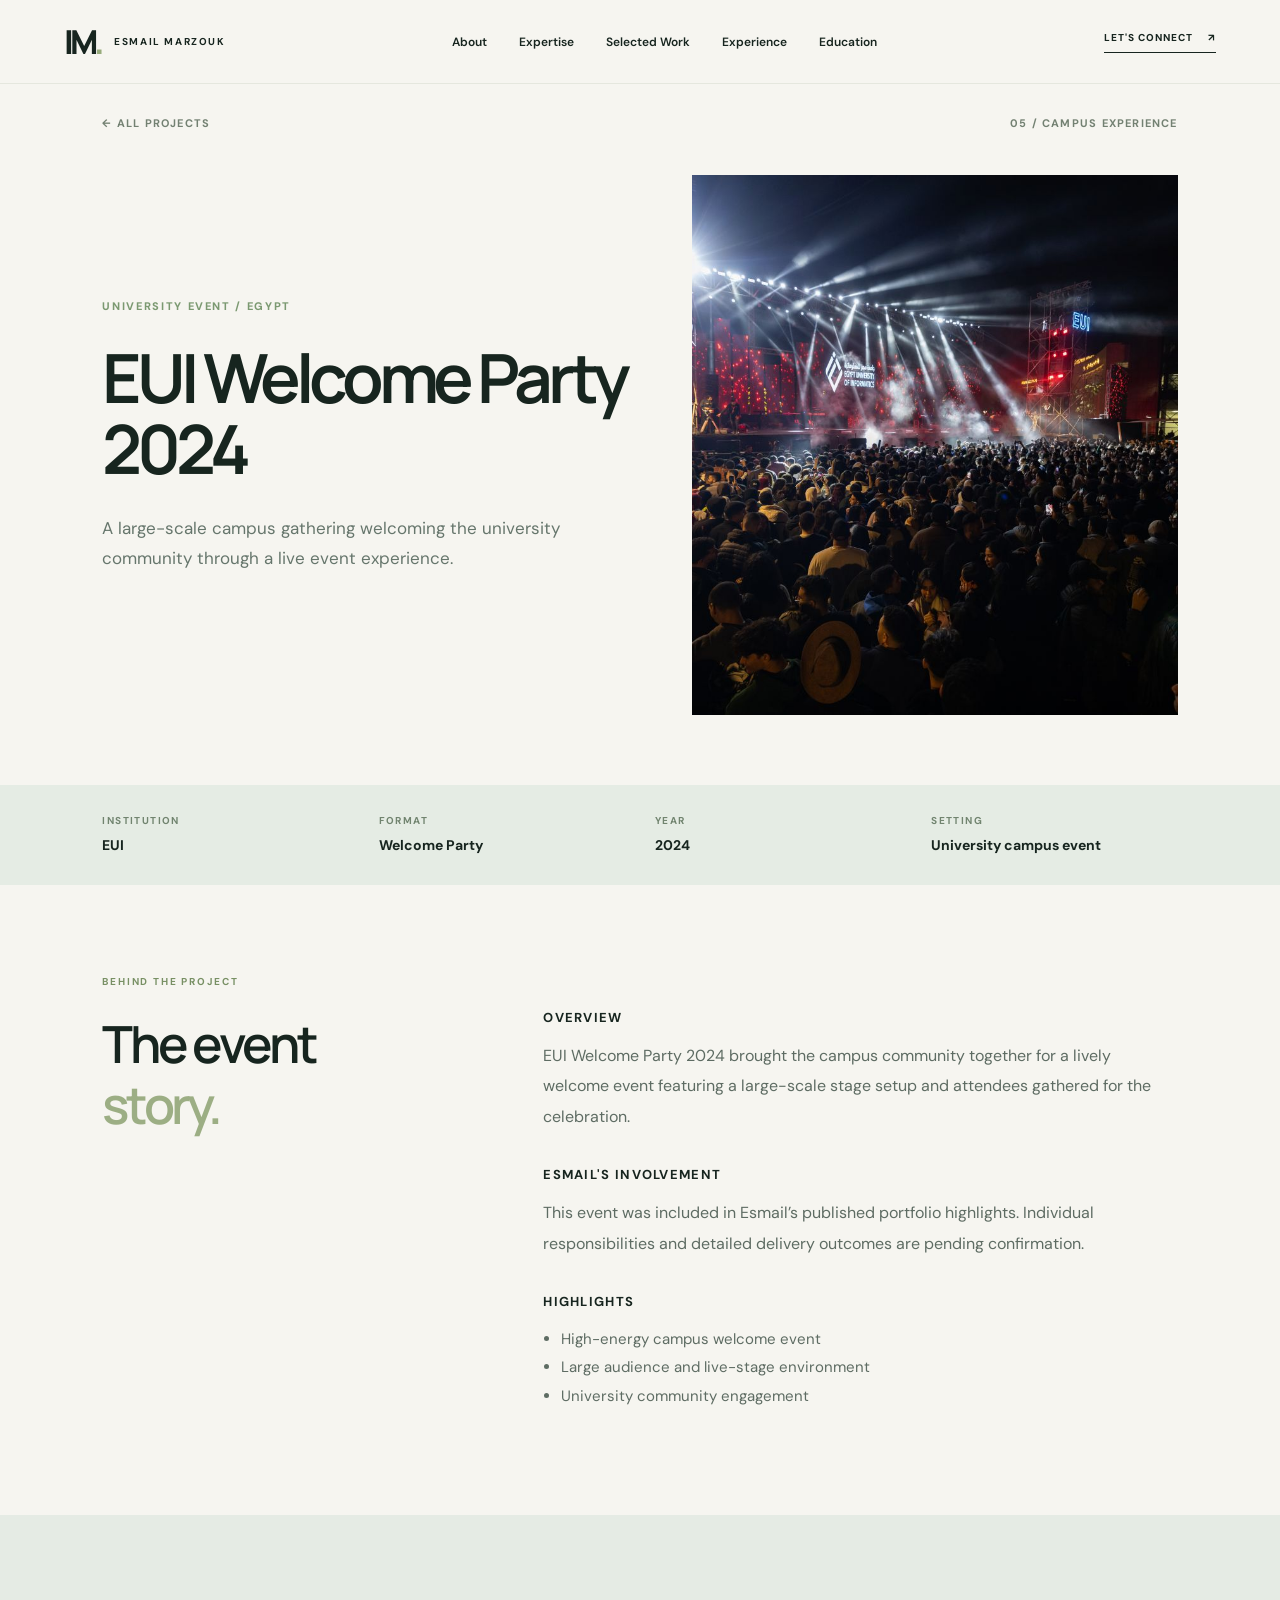
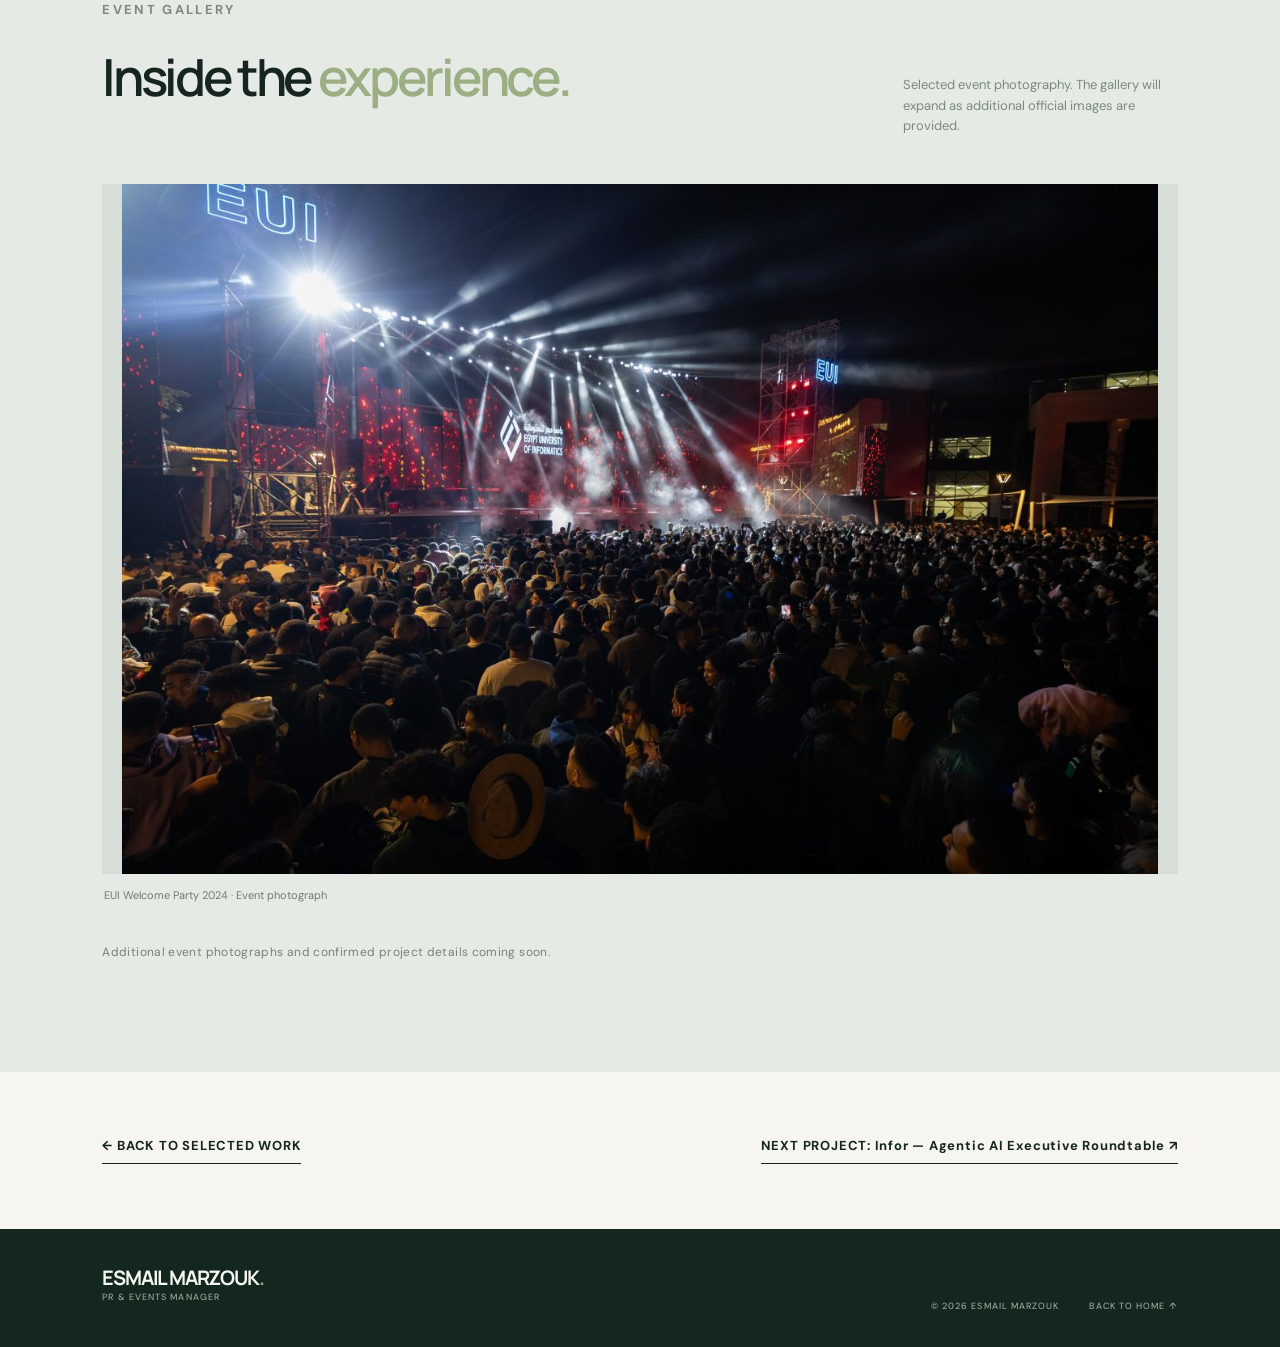
<file: projects/eui-welcome-party-2024.html>
<!doctype html><html lang="en"><head><meta charset="utf-8"><meta name="viewport" content="width=device-width,initial-scale=1"><meta name="description" content="A large-scale campus gathering welcoming the university community through a live event experience."><title>EUI Welcome Party 2024 | Esmail Marzouk</title><link rel="icon" type="image/png" href="../assets/favicon.png"><link rel="icon" type="image/svg+xml" href="../assets/im-logo.svg" media="(prefers-color-scheme: light)"><link rel="icon" type="image/png" sizes="64x64" href="../assets/favicon-dark.png" media="(prefers-color-scheme: dark)"><link rel="apple-touch-icon" href="../assets/favicon.png"><link rel="preconnect" href="https://fonts.googleapis.com"><link rel="preconnect" href="https://fonts.gstatic.com" crossorigin><link href="https://fonts.googleapis.com/css2?family=DM+Sans:wght@400;500;600;700&family=Manrope:wght@400;500;600;700;800&display=swap" rel="stylesheet"><link href="../styles.css" rel="stylesheet"></head><body class="case-page"><header class="site-header" id="top"><a class="brand" href="../index.html#top" aria-label="Esmail Marzouk home"><span class="brand-mark">IM<span class="brand-dot">.</span></span><span class="brand-caption">ESMAIL MARZOUK</span></a><nav class="nav" id="nav" aria-label="Main navigation"><a href="../index.html#about">About</a><a href="../index.html#expertise">Expertise</a><a href="../index.html#work">Selected Work</a><a href="../index.html#experience">Experience</a><a href="../index.html#education">Education</a></nav><a class="header-contact" href="../index.html#contact">LET'S CONNECT <span>↗</span></a><button class="menu-toggle" id="menu-toggle" aria-label="Open menu" aria-expanded="false">☰</button></header><main><div class="case-topline"><a href="../index.html#work">← ALL PROJECTS</a><span>05 / CAMPUS EXPERIENCE</span></div><section class="case-hero"><div class="case-hero-copy"><p class="case-label">UNIVERSITY EVENT / EGYPT</p><h1>EUI Welcome Party 2024</h1><p class="case-lead">A large-scale campus gathering welcoming the university community through a live event experience.</p></div><div class="case-hero-image"><img src="../assets/eui-welcome-party.jpg" alt="Large audience at an outdoor EUI welcome party concert"></div></section><section class="case-facts" aria-label="Event facts"><div><span>INSTITUTION</span><strong>EUI</strong></div><div><span>FORMAT</span><strong>Welcome Party</strong></div><div><span>YEAR</span><strong>2024</strong></div><div><span>SETTING</span><strong>University campus event</strong></div></section><section class="case-section"><div><p class="overline">BEHIND THE PROJECT</p><h2>The event<br/><em>story.</em></h2></div><div class="case-copy"><h3>OVERVIEW</h3><p>EUI Welcome Party 2024 brought the campus community together for a lively welcome event featuring a large-scale stage setup and attendees gathered for the celebration.</p><h3>ESMAIL'S INVOLVEMENT</h3><p>This event was included in Esmail’s published portfolio highlights. Individual responsibilities and detailed delivery outcomes are pending confirmation.</p><h3>HIGHLIGHTS</h3><ul><li>High-energy campus welcome event</li><li>Large audience and live-stage environment</li><li>University community engagement</li></ul></div></section><section class="case-gallery"><div class="case-gallery-title"><div><p class="overline">EVENT GALLERY</p><h2>Inside the <em>experience.</em></h2></div><p>Selected event photography. The gallery will expand as additional official images are provided.</p></div><div class="case-gallery-grid"><figure><img src="../assets/eui-welcome-party.jpg" alt="Large audience at an outdoor EUI welcome party concert" loading="lazy"><figcaption>EUI Welcome Party 2024 · Event photograph</figcaption></figure></div><p class="case-pending">Additional event photographs and confirmed project details coming soon.</p></section><section class="case-next"><a href="../index.html#work">← BACK TO SELECTED WORK</a><a href="infor-agentic-ai-roundtable.html">NEXT PROJECT: Infor — Agentic AI Executive Roundtable ↗</a></section></main><footer><div><strong>ESMAIL MARZOUK<span>.</span></strong><p>PR &amp; EVENTS MANAGER</p></div><div><span>© 2026 ESMAIL MARZOUK</span><a href="../index.html#top">BACK TO HOME ↑</a></div></footer><script src="../script.js"></script></body></html>
</file>
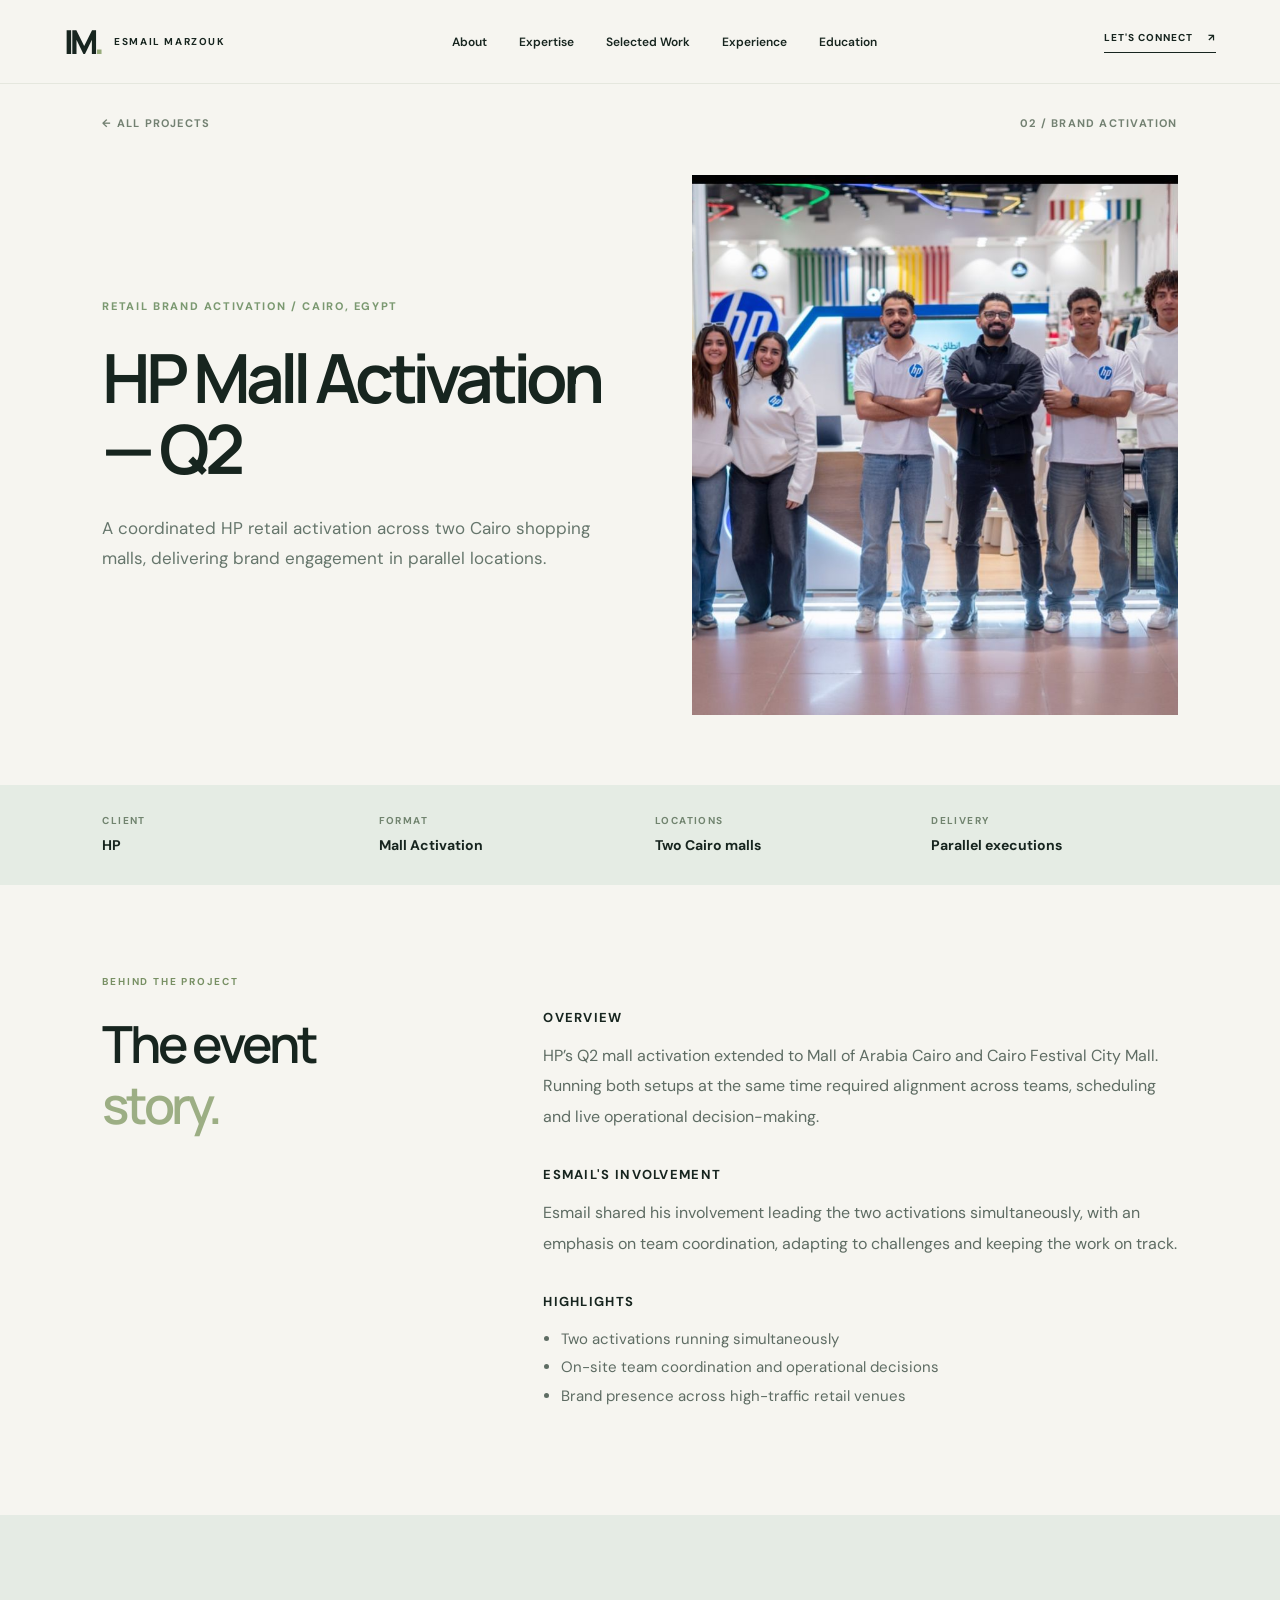
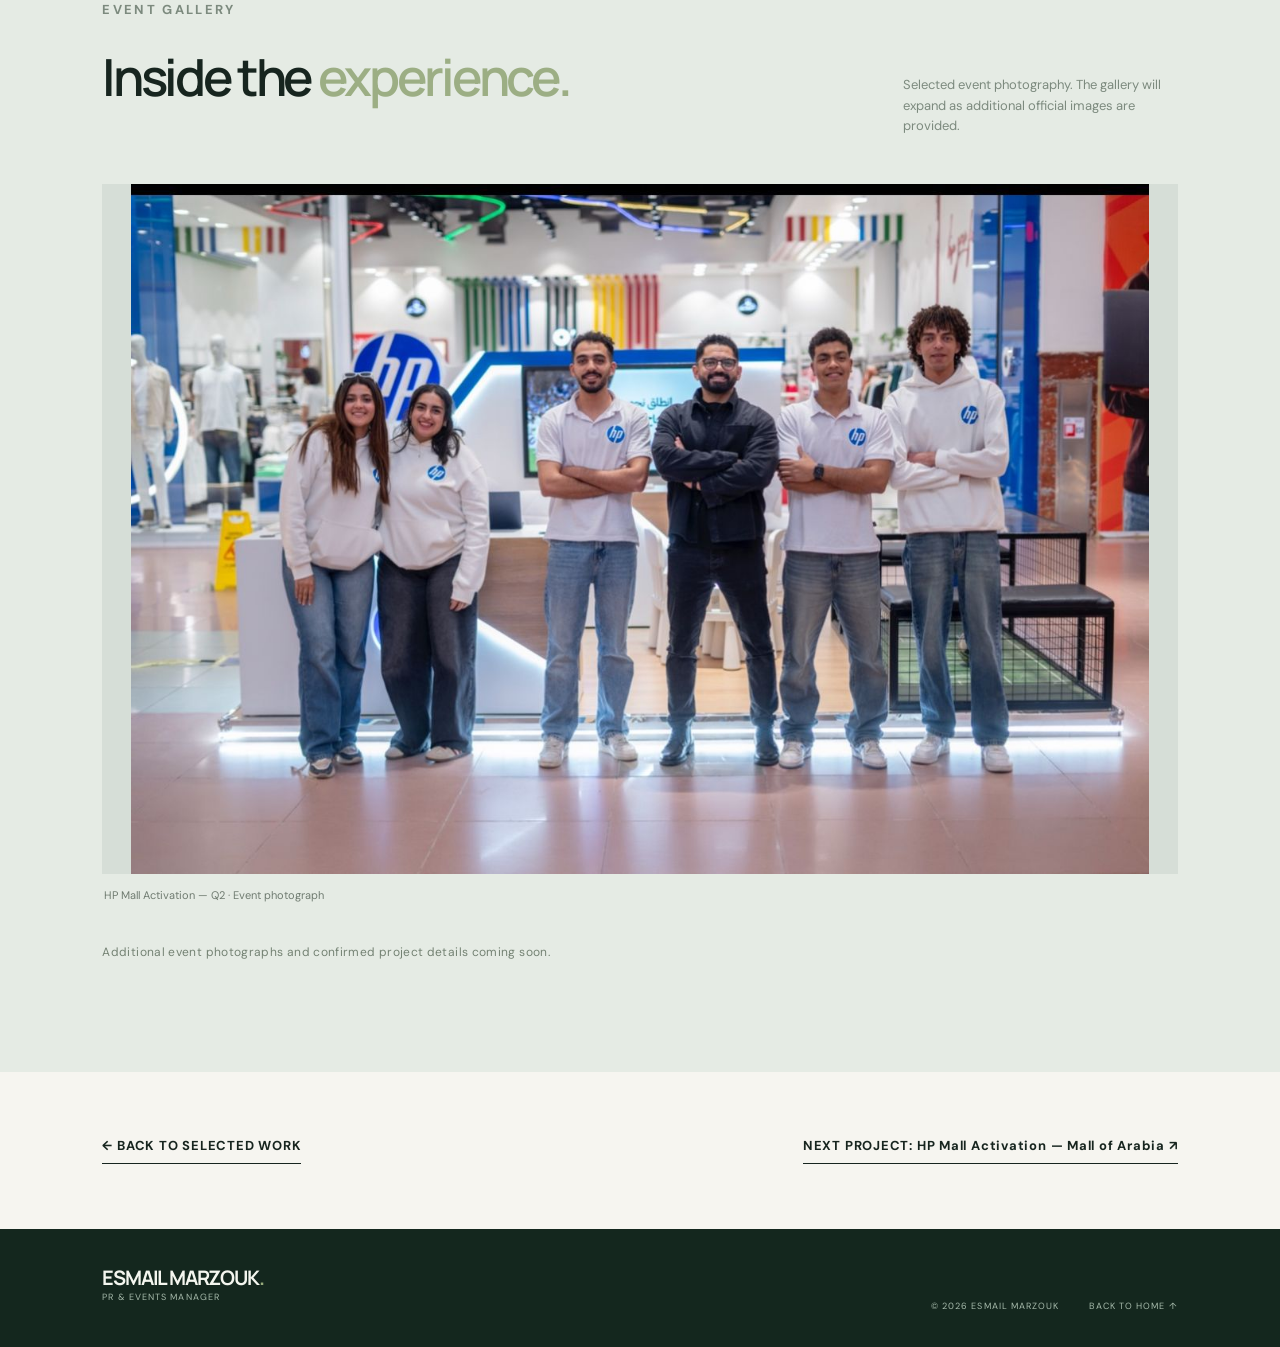
<file: projects/hp-mall-activation-q2.html>
<!doctype html><html lang="en"><head><meta charset="utf-8"><meta name="viewport" content="width=device-width,initial-scale=1"><meta name="description" content="A coordinated HP retail activation across two Cairo shopping malls, delivering brand engagement in parallel locations."><title>HP Mall Activation — Q2 | Esmail Marzouk</title><link rel="icon" type="image/png" href="../assets/favicon.png"><link rel="icon" type="image/svg+xml" href="../assets/im-logo.svg" media="(prefers-color-scheme: light)"><link rel="icon" type="image/png" sizes="64x64" href="../assets/favicon-dark.png" media="(prefers-color-scheme: dark)"><link rel="apple-touch-icon" href="../assets/favicon.png"><link rel="preconnect" href="https://fonts.googleapis.com"><link rel="preconnect" href="https://fonts.gstatic.com" crossorigin><link href="https://fonts.googleapis.com/css2?family=DM+Sans:wght@400;500;600;700&family=Manrope:wght@400;500;600;700;800&display=swap" rel="stylesheet"><link href="../styles.css" rel="stylesheet"></head><body class="case-page"><header class="site-header" id="top"><a class="brand" href="../index.html#top" aria-label="Esmail Marzouk home"><span class="brand-mark">IM<span class="brand-dot">.</span></span><span class="brand-caption">ESMAIL MARZOUK</span></a><nav class="nav" id="nav" aria-label="Main navigation"><a href="../index.html#about">About</a><a href="../index.html#expertise">Expertise</a><a href="../index.html#work">Selected Work</a><a href="../index.html#experience">Experience</a><a href="../index.html#education">Education</a></nav><a class="header-contact" href="../index.html#contact">LET'S CONNECT <span>↗</span></a><button class="menu-toggle" id="menu-toggle" aria-label="Open menu" aria-expanded="false">☰</button></header><main><div class="case-topline"><a href="../index.html#work">← ALL PROJECTS</a><span>02 / BRAND ACTIVATION</span></div><section class="case-hero"><div class="case-hero-copy"><p class="case-label">RETAIL BRAND ACTIVATION / CAIRO, EGYPT</p><h1>HP Mall Activation — Q2</h1><p class="case-lead">A coordinated HP retail activation across two Cairo shopping malls, delivering brand engagement in parallel locations.</p></div><div class="case-hero-image"><img src="../assets/hp-activation-q2.jpg" alt="HP activation team at a retail mall during Q2 campaign"></div></section><section class="case-facts" aria-label="Event facts"><div><span>CLIENT</span><strong>HP</strong></div><div><span>FORMAT</span><strong>Mall Activation</strong></div><div><span>LOCATIONS</span><strong>Two Cairo malls</strong></div><div><span>DELIVERY</span><strong>Parallel executions</strong></div></section><section class="case-section"><div><p class="overline">BEHIND THE PROJECT</p><h2>The event<br/><em>story.</em></h2></div><div class="case-copy"><h3>OVERVIEW</h3><p>HP’s Q2 mall activation extended to Mall of Arabia Cairo and Cairo Festival City Mall. Running both setups at the same time required alignment across teams, scheduling and live operational decision-making.</p><h3>ESMAIL'S INVOLVEMENT</h3><p>Esmail shared his involvement leading the two activations simultaneously, with an emphasis on team coordination, adapting to challenges and keeping the work on track.</p><h3>HIGHLIGHTS</h3><ul><li>Two activations running simultaneously</li><li>On-site team coordination and operational decisions</li><li>Brand presence across high-traffic retail venues</li></ul></div></section><section class="case-gallery"><div class="case-gallery-title"><div><p class="overline">EVENT GALLERY</p><h2>Inside the <em>experience.</em></h2></div><p>Selected event photography. The gallery will expand as additional official images are provided.</p></div><div class="case-gallery-grid"><figure><img src="../assets/hp-activation-q2.jpg" alt="HP activation team at a retail mall during Q2 campaign" loading="lazy"><figcaption>HP Mall Activation — Q2 · Event photograph</figcaption></figure></div><p class="case-pending">Additional event photographs and confirmed project details coming soon.</p></section><section class="case-next"><a href="../index.html#work">← BACK TO SELECTED WORK</a><a href="hp-mall-of-arabia.html">NEXT PROJECT: HP Mall Activation — Mall of Arabia ↗</a></section></main><footer><div><strong>ESMAIL MARZOUK<span>.</span></strong><p>PR &amp; EVENTS MANAGER</p></div><div><span>© 2026 ESMAIL MARZOUK</span><a href="../index.html#top">BACK TO HOME ↑</a></div></footer><script src="../script.js"></script></body></html>
</file>
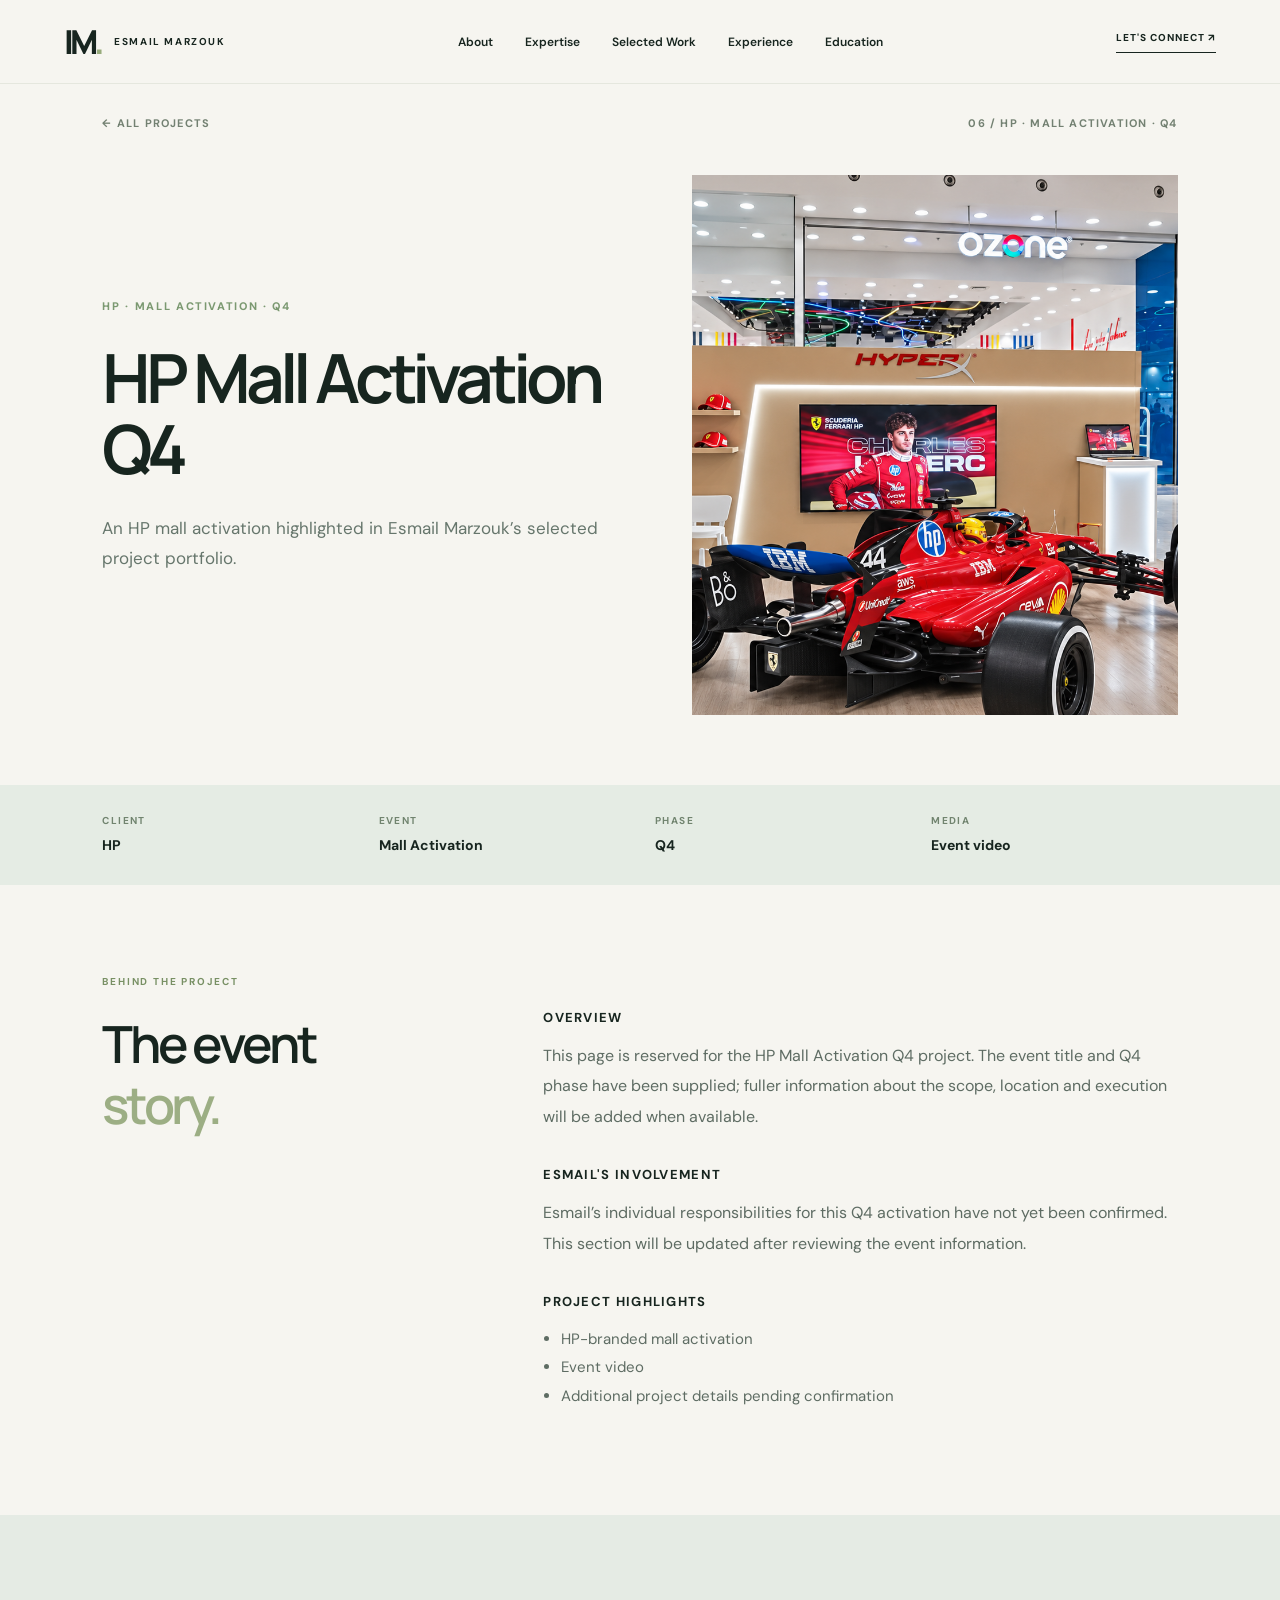
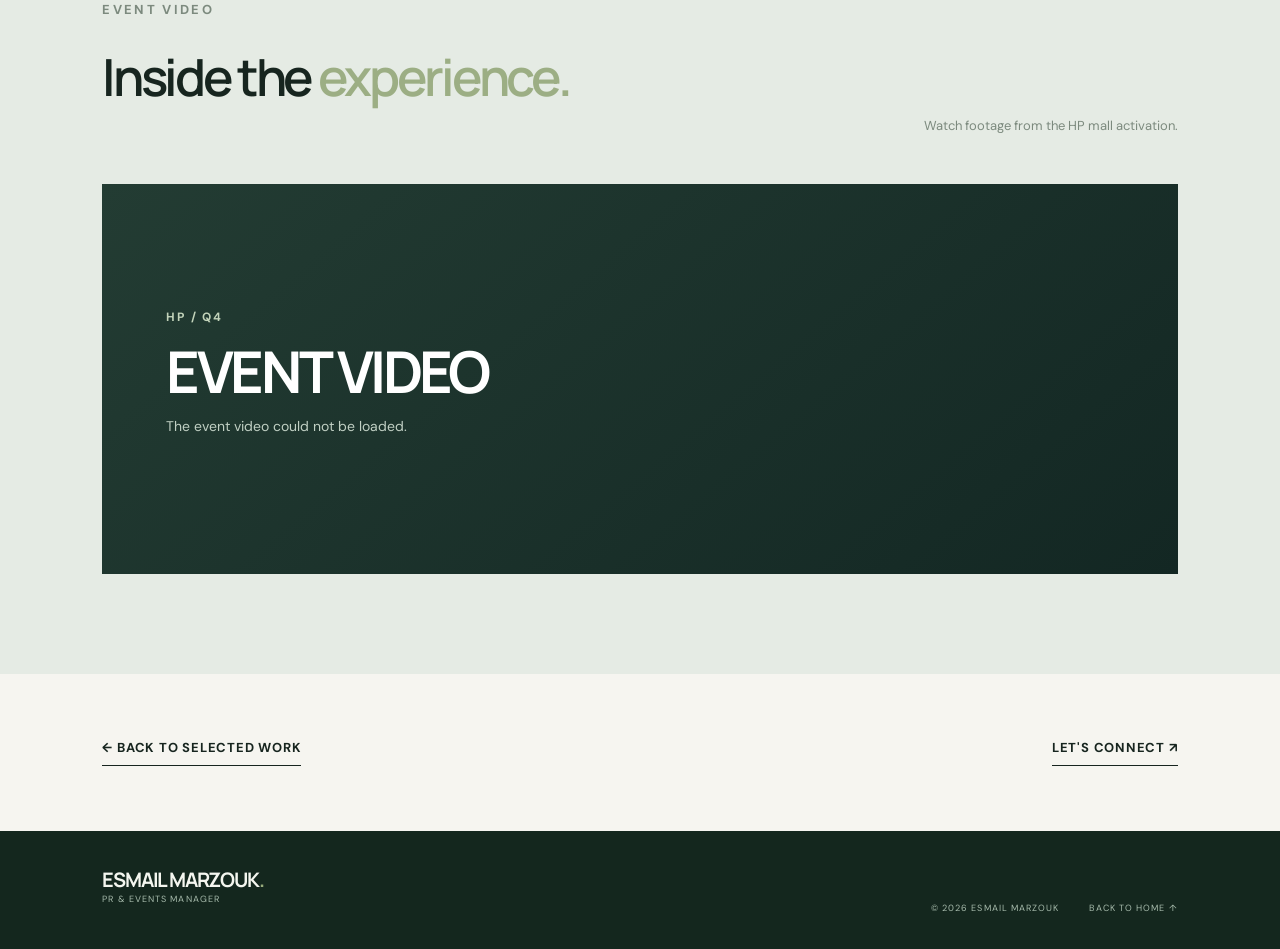
<file: projects/hp-mall-activation-q4.html>
<!doctype html><html lang="en"><head><meta charset="utf-8"><meta name="viewport" content="width=device-width,initial-scale=1"><meta name="description" content="HP Mall Activation Q4 — selected project in Esmail Marzouk's PR and Events portfolio."><title>HP Mall Activation Q4 | Esmail Marzouk</title><link rel="icon" type="image/png" href="../assets/favicon.png"><link rel="icon" type="image/svg+xml" href="../assets/im-logo.svg" media="(prefers-color-scheme: light)"><link rel="icon" type="image/png" sizes="64x64" href="../assets/favicon-dark.png" media="(prefers-color-scheme: dark)"><link rel="preconnect" href="https://fonts.googleapis.com"><link rel="preconnect" href="https://fonts.gstatic.com" crossorigin><link href="https://fonts.googleapis.com/css2?family=DM+Sans:wght@400;500;600;700&family=Manrope:wght@400;500;600;700;800&display=swap" rel="stylesheet"><link href="../styles.css" rel="stylesheet"></head><body class="case-page"><header class="site-header" id="top"><a class="brand" href="../index.html#top"><span class="brand-mark">IM<span class="brand-dot">.</span></span><span class="brand-caption">ESMAIL MARZOUK</span></a><nav class="nav" id="nav"><a href="../index.html#about">About</a><a href="../index.html#expertise">Expertise</a><a href="../index.html#work">Selected Work</a><a href="../index.html#experience">Experience</a><a href="../index.html#education">Education</a></nav><a class="header-contact" href="../index.html#contact">LET'S CONNECT ↗</a><button class="menu-toggle" id="menu-toggle" aria-label="Open menu" aria-expanded="false">☰</button></header><main><div class="case-topline"><a href="../index.html#work">← ALL PROJECTS</a><span>06 / HP · MALL ACTIVATION · Q4</span></div><section class="case-hero"><div class="case-hero-copy"><p class="case-label">HP · MALL ACTIVATION · Q4</p><h1>HP Mall Activation Q4</h1><p class="case-lead">An HP mall activation highlighted in Esmail Marzouk’s selected project portfolio.</p></div><div class="case-hero-image"><img src="../assets/hp-mall-q4-ferrari-cover.png" alt="Ferrari Formula 1 car at the HyperX booth for HP Mall Activation Q4"></div></section><section class="case-facts" aria-label="Event facts"><div><span>CLIENT</span><strong>HP</strong></div><div><span>EVENT</span><strong>Mall Activation</strong></div><div><span>PHASE</span><strong>Q4</strong></div><div><span>MEDIA</span><strong>Event video</strong></div></section><section class="case-section"><div><p class="overline">BEHIND THE PROJECT</p><h2>The event<br><em>story.</em></h2></div><div class="case-copy"><h3>OVERVIEW</h3><p>This page is reserved for the HP Mall Activation Q4 project. The event title and Q4 phase have been supplied; fuller information about the scope, location and execution will be added when available.</p><h3>ESMAIL'S INVOLVEMENT</h3><p>Esmail’s individual responsibilities for this Q4 activation have not yet been confirmed. This section will be updated after reviewing the event information.</p><h3>PROJECT HIGHLIGHTS</h3><ul><li>HP-branded mall activation</li><li>Event video</li><li>Additional project details pending confirmation</li></ul></div></section><section class="case-gallery" id="gallery"><div class="case-gallery-title"><div><p class="overline">EVENT VIDEO</p><h2>Inside the <em>experience.</em></h2></div><p>Watch footage from the HP mall activation.</p></div><div class="event-video-shell"><video class="event-video" controls playsinline preload="metadata" aria-label="HP Mall Activation Q4 event video"><source src="../new-content/WhatsApp%20Video%202026-11-14%20at%201.30.38%20PM.mp4" type="video/mp4">Your browser does not support HTML5 video.</video><div class="event-video-placeholder" role="status"><span>HP / Q4</span><strong>EVENT VIDEO</strong><p>The event video could not be loaded.</p></div></div></section><section class="case-next"><a href="../index.html#work">← BACK TO SELECTED WORK</a><a href="../index.html#contact">LET'S CONNECT ↗</a></section></main><footer><div><strong>ESMAIL MARZOUK<span>.</span></strong><p>PR &amp; EVENTS MANAGER</p></div><div><span>© 2026 ESMAIL MARZOUK</span><a href="../index.html#top">BACK TO HOME ↑</a></div></footer><script src="../script.js"></script></body></html>
</file>
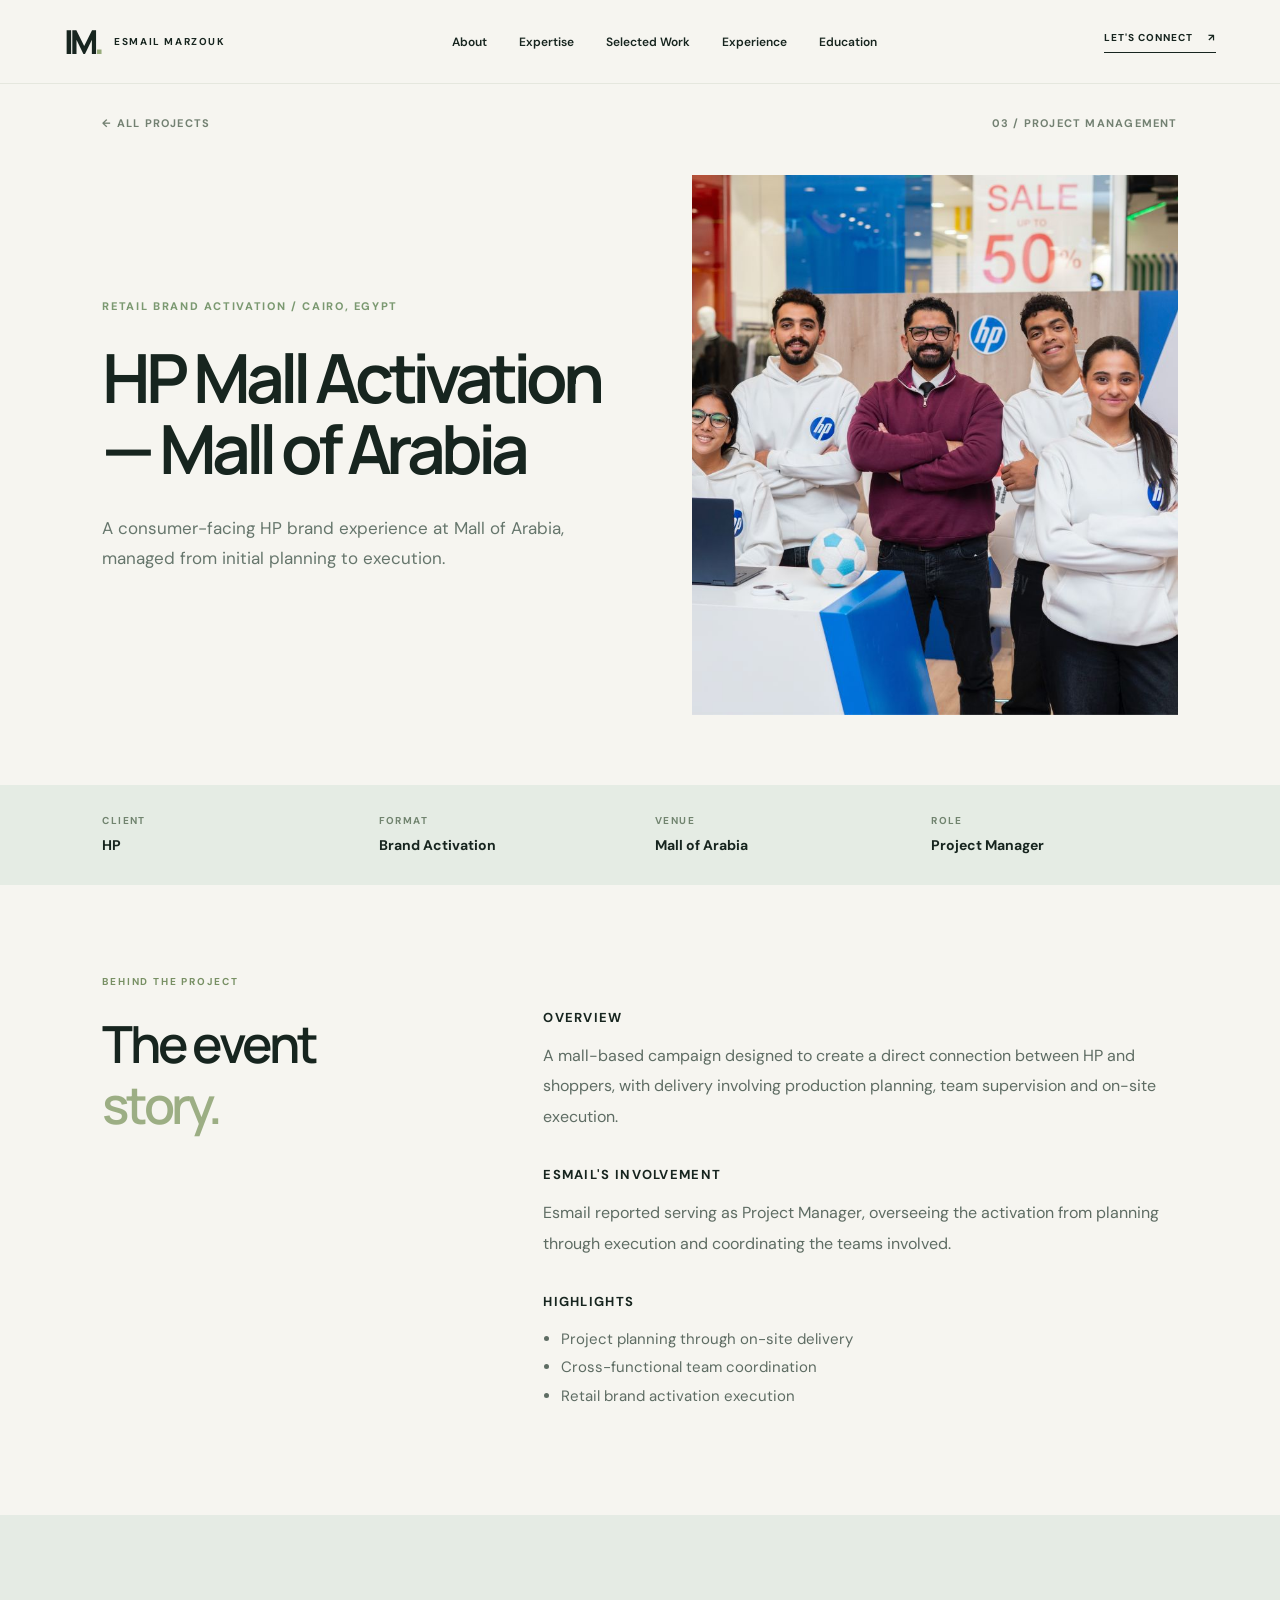
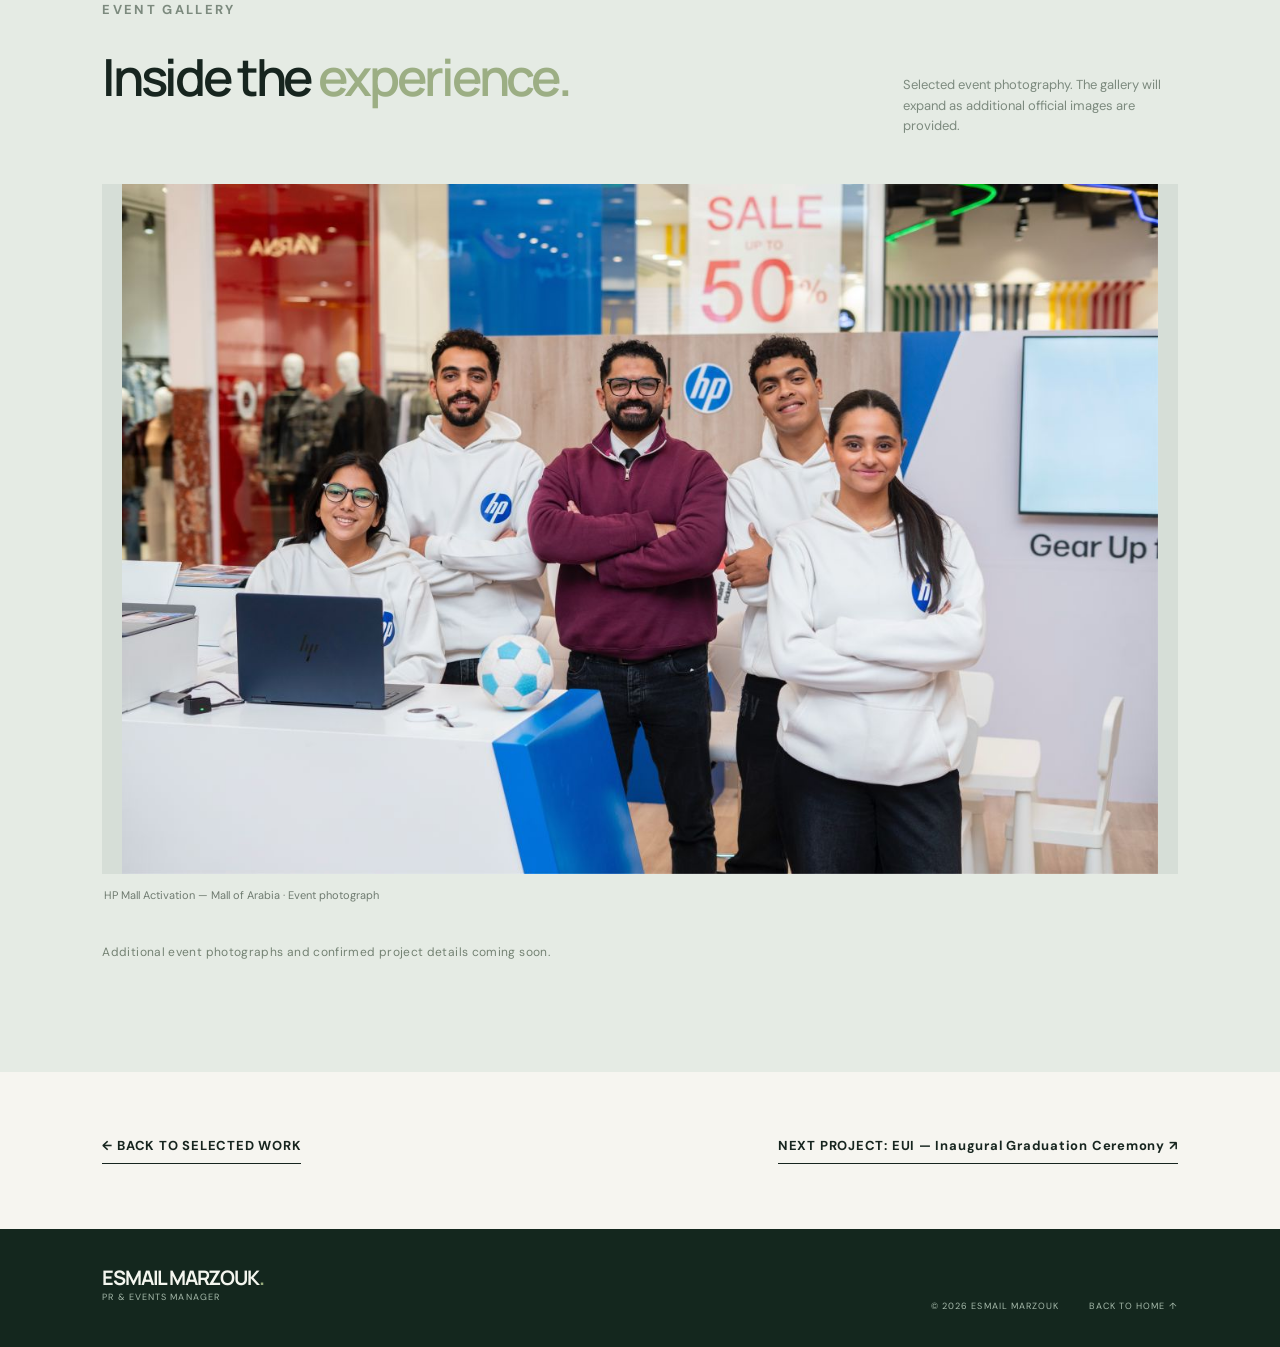
<file: projects/hp-mall-of-arabia.html>
<!doctype html><html lang="en"><head><meta charset="utf-8"><meta name="viewport" content="width=device-width,initial-scale=1"><meta name="description" content="A consumer-facing HP brand experience at Mall of Arabia, managed from initial planning to execution."><title>HP Mall Activation — Mall of Arabia | Esmail Marzouk</title><link rel="icon" type="image/png" href="../assets/favicon.png"><link rel="icon" type="image/svg+xml" href="../assets/im-logo.svg" media="(prefers-color-scheme: light)"><link rel="icon" type="image/png" sizes="64x64" href="../assets/favicon-dark.png" media="(prefers-color-scheme: dark)"><link rel="apple-touch-icon" href="../assets/favicon.png"><link rel="preconnect" href="https://fonts.googleapis.com"><link rel="preconnect" href="https://fonts.gstatic.com" crossorigin><link href="https://fonts.googleapis.com/css2?family=DM+Sans:wght@400;500;600;700&family=Manrope:wght@400;500;600;700;800&display=swap" rel="stylesheet"><link href="../styles.css" rel="stylesheet"></head><body class="case-page"><header class="site-header" id="top"><a class="brand" href="../index.html#top" aria-label="Esmail Marzouk home"><span class="brand-mark">IM<span class="brand-dot">.</span></span><span class="brand-caption">ESMAIL MARZOUK</span></a><nav class="nav" id="nav" aria-label="Main navigation"><a href="../index.html#about">About</a><a href="../index.html#expertise">Expertise</a><a href="../index.html#work">Selected Work</a><a href="../index.html#experience">Experience</a><a href="../index.html#education">Education</a></nav><a class="header-contact" href="../index.html#contact">LET'S CONNECT <span>↗</span></a><button class="menu-toggle" id="menu-toggle" aria-label="Open menu" aria-expanded="false">☰</button></header><main><div class="case-topline"><a href="../index.html#work">← ALL PROJECTS</a><span>03 / PROJECT MANAGEMENT</span></div><section class="case-hero"><div class="case-hero-copy"><p class="case-label">RETAIL BRAND ACTIVATION / CAIRO, EGYPT</p><h1>HP Mall Activation — Mall of Arabia</h1><p class="case-lead">A consumer-facing HP brand experience at Mall of Arabia, managed from initial planning to execution.</p></div><div class="case-hero-image"><img src="../assets/hp-activation.jpg" alt="Esmail with the HP mall activation team"></div></section><section class="case-facts" aria-label="Event facts"><div><span>CLIENT</span><strong>HP</strong></div><div><span>FORMAT</span><strong>Brand Activation</strong></div><div><span>VENUE</span><strong>Mall of Arabia</strong></div><div><span>ROLE</span><strong>Project Manager</strong></div></section><section class="case-section"><div><p class="overline">BEHIND THE PROJECT</p><h2>The event<br/><em>story.</em></h2></div><div class="case-copy"><h3>OVERVIEW</h3><p>A mall-based campaign designed to create a direct connection between HP and shoppers, with delivery involving production planning, team supervision and on-site execution.</p><h3>ESMAIL'S INVOLVEMENT</h3><p>Esmail reported serving as Project Manager, overseeing the activation from planning through execution and coordinating the teams involved.</p><h3>HIGHLIGHTS</h3><ul><li>Project planning through on-site delivery</li><li>Cross-functional team coordination</li><li>Retail brand activation execution</li></ul></div></section><section class="case-gallery"><div class="case-gallery-title"><div><p class="overline">EVENT GALLERY</p><h2>Inside the <em>experience.</em></h2></div><p>Selected event photography. The gallery will expand as additional official images are provided.</p></div><div class="case-gallery-grid"><figure><img src="../assets/hp-activation.jpg" alt="Esmail with the HP mall activation team" loading="lazy"><figcaption>HP Mall Activation — Mall of Arabia · Event photograph</figcaption></figure></div><p class="case-pending">Additional event photographs and confirmed project details coming soon.</p></section><section class="case-next"><a href="../index.html#work">← BACK TO SELECTED WORK</a><a href="eui-inaugural-graduation.html">NEXT PROJECT: EUI — Inaugural Graduation Ceremony ↗</a></section></main><footer><div><strong>ESMAIL MARZOUK<span>.</span></strong><p>PR &amp; EVENTS MANAGER</p></div><div><span>© 2026 ESMAIL MARZOUK</span><a href="../index.html#top">BACK TO HOME ↑</a></div></footer><script src="../script.js"></script></body></html>
</file>
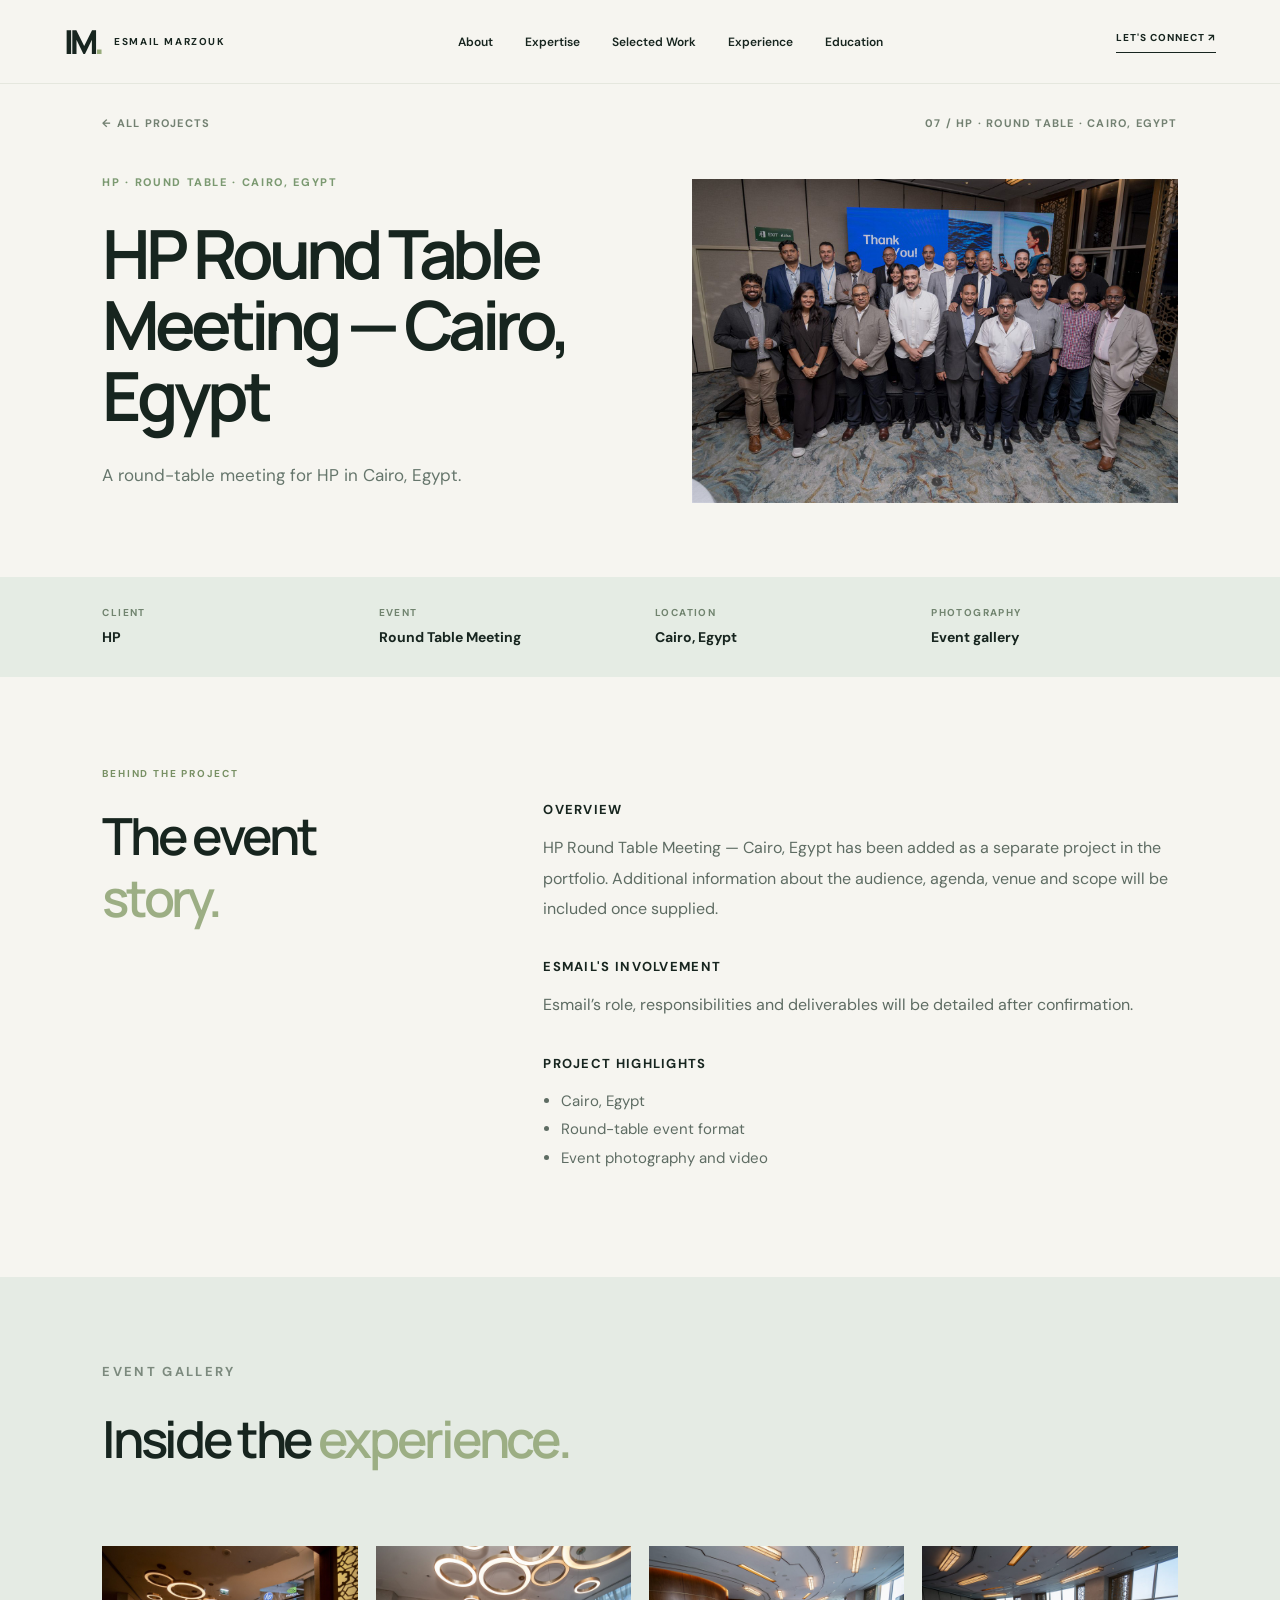
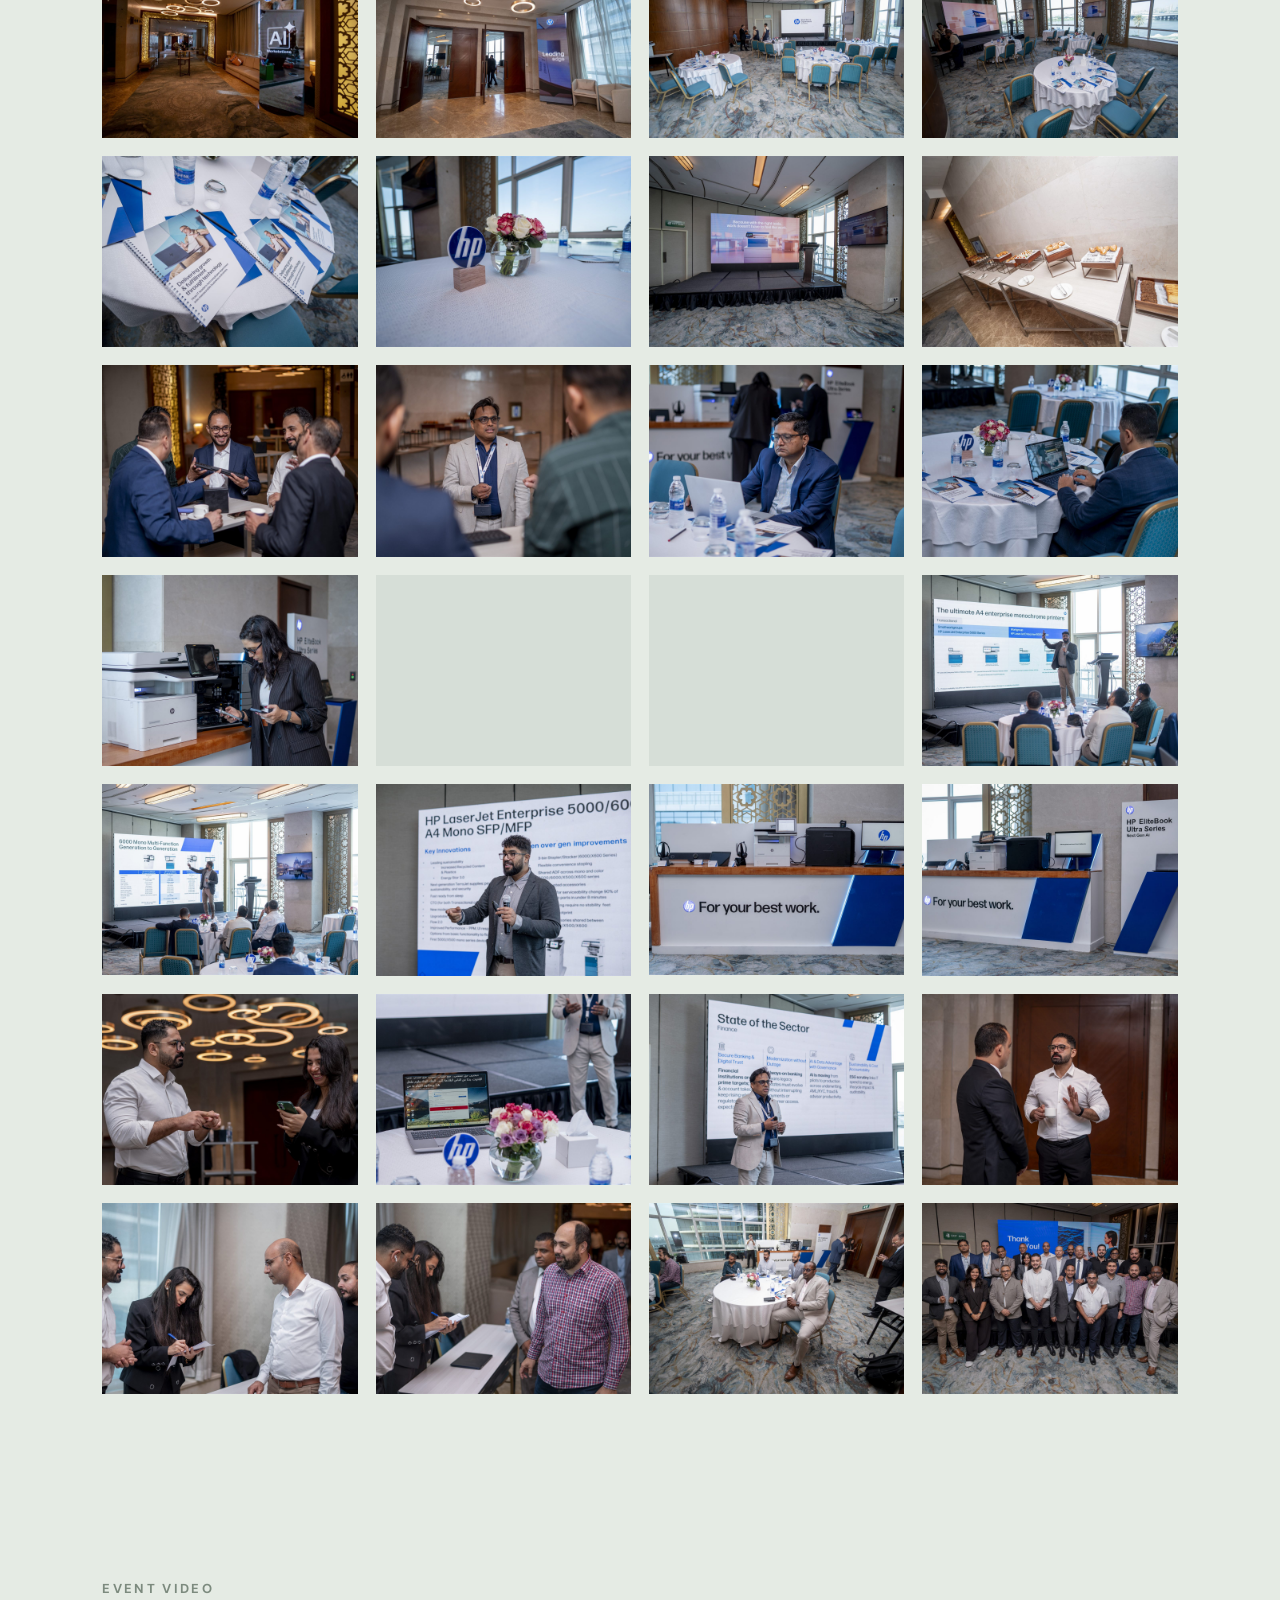
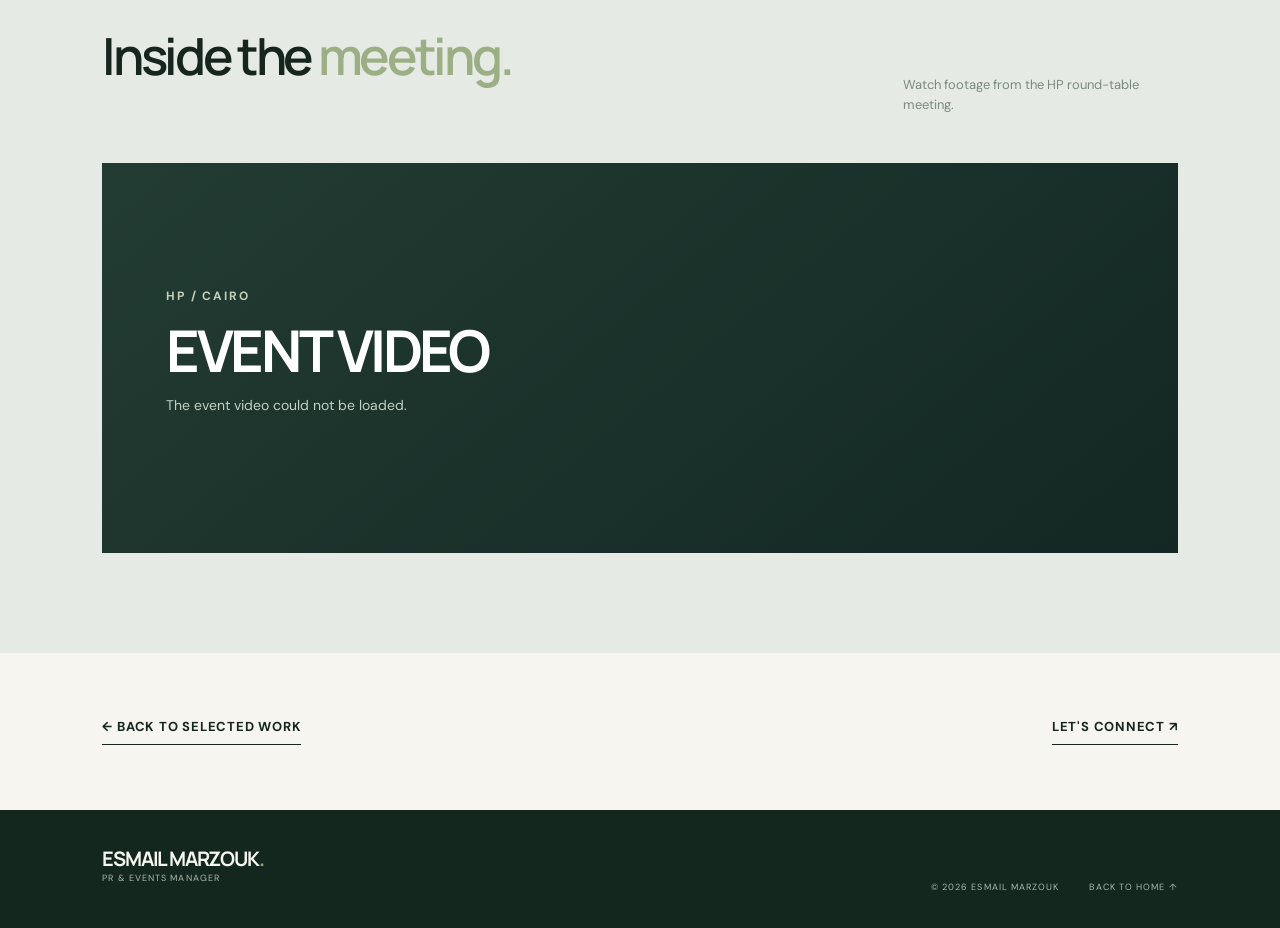
<file: projects/hp-round-table-cairo.html>
<!doctype html><html lang="en"><head><meta charset="utf-8"><meta name="viewport" content="width=device-width,initial-scale=1"><meta name="description" content="HP Round Table Meeting — Cairo, Egypt — selected project in Esmail Marzouk's PR and Events portfolio."><title>HP Round Table Meeting — Cairo, Egypt | Esmail Marzouk</title><link rel="icon" type="image/png" href="../assets/favicon.png"><link rel="icon" type="image/svg+xml" href="../assets/im-logo.svg" media="(prefers-color-scheme: light)"><link rel="icon" type="image/png" sizes="64x64" href="../assets/favicon-dark.png" media="(prefers-color-scheme: dark)"><link rel="preconnect" href="https://fonts.googleapis.com"><link rel="preconnect" href="https://fonts.gstatic.com" crossorigin><link href="https://fonts.googleapis.com/css2?family=DM+Sans:wght@400;500;600;700&family=Manrope:wght@400;500;600;700;800&display=swap" rel="stylesheet"><link href="../styles.css" rel="stylesheet"></head><body class="case-page"><header class="site-header" id="top"><a class="brand" href="../index.html#top"><span class="brand-mark">IM<span class="brand-dot">.</span></span><span class="brand-caption">ESMAIL MARZOUK</span></a><nav class="nav" id="nav"><a href="../index.html#about">About</a><a href="../index.html#expertise">Expertise</a><a href="../index.html#work">Selected Work</a><a href="../index.html#experience">Experience</a><a href="../index.html#education">Education</a></nav><a class="header-contact" href="../index.html#contact">LET'S CONNECT ↗</a><button class="menu-toggle" id="menu-toggle" aria-label="Open menu" aria-expanded="false">☰</button></header><main><div class="case-topline"><a href="../index.html#work">← ALL PROJECTS</a><span>07 / HP · ROUND TABLE · CAIRO, EGYPT</span></div><section class="case-hero"><div class="case-hero-copy"><p class="case-label">HP · ROUND TABLE · CAIRO, EGYPT</p><h1>HP Round Table Meeting — Cairo, Egypt</h1><p class="case-lead">A round-table meeting for HP in Cairo, Egypt.</p></div><div class="case-hero-image case-hero-group"><img src="../assets/hp-roundtable-gallery/dsc03052.jpg" alt="Group photo of attendees at the HP Round Table Meeting in Cairo" width="1440" height="960"></div></section><section class="case-facts" aria-label="Event facts"><div><span>CLIENT</span><strong>HP</strong></div><div><span>EVENT</span><strong>Round Table Meeting</strong></div><div><span>LOCATION</span><strong>Cairo, Egypt</strong></div><div><span>PHOTOGRAPHY</span><strong>Event gallery</strong></div></section><section class="case-section"><div><p class="overline">BEHIND THE PROJECT</p><h2>The event<br><em>story.</em></h2></div><div class="case-copy"><h3>OVERVIEW</h3><p>HP Round Table Meeting — Cairo, Egypt has been added as a separate project in the portfolio. Additional information about the audience, agenda, venue and scope will be included once supplied.</p><h3>ESMAIL'S INVOLVEMENT</h3><p>Esmail’s role, responsibilities and deliverables will be detailed after confirmation.</p><h3>PROJECT HIGHLIGHTS</h3><ul><li>Cairo, Egypt</li><li>Round-table event format</li><li>Event photography and video</li></ul></div></section><section class="case-gallery" id="gallery" aria-labelledby="gallery-title">
<div class="case-gallery-title"><div><p class="overline">EVENT GALLERY</p><h2 id="gallery-title">Inside the <em>experience.</em></h2></div></div>
<div class="case-gallery-grid case-gallery-photos">
  <figure><a href="../assets/hp-roundtable-gallery/dsc02521.jpg"><img src="../assets/hp-roundtable-gallery/dsc02521.jpg" alt="HP Round Table Meeting in Cairo, photo 1" width="1440" height="960" loading="lazy" decoding="async"></a></figure>
  <figure><a href="../assets/hp-roundtable-gallery/dsc02527.jpg"><img src="../assets/hp-roundtable-gallery/dsc02527.jpg" alt="HP Round Table Meeting in Cairo, photo 2" width="1440" height="960" loading="lazy" decoding="async"></a></figure>
  <figure><a href="../assets/hp-roundtable-gallery/dsc02529.jpg"><img src="../assets/hp-roundtable-gallery/dsc02529.jpg" alt="HP Round Table Meeting in Cairo, photo 3" width="1440" height="960" loading="lazy" decoding="async"></a></figure>
  <figure><a href="../assets/hp-roundtable-gallery/dsc02532.jpg"><img src="../assets/hp-roundtable-gallery/dsc02532.jpg" alt="HP Round Table Meeting in Cairo, photo 4" width="1440" height="960" loading="lazy" decoding="async"></a></figure>
  <figure><a href="../assets/hp-roundtable-gallery/dsc02535.jpg"><img src="../assets/hp-roundtable-gallery/dsc02535.jpg" alt="HP Round Table Meeting in Cairo, photo 5" width="1440" height="960" loading="lazy" decoding="async"></a></figure>
  <figure><a href="../assets/hp-roundtable-gallery/dsc02538.jpg"><img src="../assets/hp-roundtable-gallery/dsc02538.jpg" alt="HP Round Table Meeting in Cairo, photo 6" width="1440" height="960" loading="lazy" decoding="async"></a></figure>
  <figure><a href="../assets/hp-roundtable-gallery/dsc02540.jpg"><img src="../assets/hp-roundtable-gallery/dsc02540.jpg" alt="HP Round Table Meeting in Cairo, photo 7" width="1440" height="960" loading="lazy" decoding="async"></a></figure>
  <figure><a href="../assets/hp-roundtable-gallery/dsc02541.jpg"><img src="../assets/hp-roundtable-gallery/dsc02541.jpg" alt="HP Round Table Meeting in Cairo, photo 8" width="1440" height="960" loading="lazy" decoding="async"></a></figure>
  <figure><a href="../assets/hp-roundtable-gallery/dsc02552.jpg"><img src="../assets/hp-roundtable-gallery/dsc02552.jpg" alt="HP Round Table Meeting in Cairo, photo 9" width="1440" height="960" loading="lazy" decoding="async"></a></figure>
  <figure><a href="../assets/hp-roundtable-gallery/dsc02572.jpg"><img src="../assets/hp-roundtable-gallery/dsc02572.jpg" alt="HP Round Table Meeting in Cairo, photo 10" width="1440" height="960" loading="lazy" decoding="async"></a></figure>
  <figure><a href="../assets/hp-roundtable-gallery/dsc02581.jpg"><img src="../assets/hp-roundtable-gallery/dsc02581.jpg" alt="HP Round Table Meeting in Cairo, photo 11" width="1440" height="960" loading="lazy" decoding="async"></a></figure>
  <figure><a href="../assets/hp-roundtable-gallery/dsc02610.jpg"><img src="../assets/hp-roundtable-gallery/dsc02610.jpg" alt="HP Round Table Meeting in Cairo, photo 12" width="1440" height="960" loading="lazy" decoding="async"></a></figure>
  <figure><a href="../assets/hp-roundtable-gallery/dsc02616.jpg"><img src="../assets/hp-roundtable-gallery/dsc02616.jpg" alt="HP Round Table Meeting in Cairo, photo 13" width="1440" height="960" loading="lazy" decoding="async"></a></figure>
  <figure><a href="../assets/hp-roundtable-gallery/dsc02619.jpg"><img src="../assets/hp-roundtable-gallery/dsc02619.jpg" alt="HP Round Table Meeting in Cairo, photo 14" width="1440" height="960" loading="lazy" decoding="async"></a></figure>
  <figure><a href="../assets/hp-roundtable-gallery/dsc02627.jpg"><img src="../assets/hp-roundtable-gallery/dsc02627.jpg" alt="HP Round Table Meeting in Cairo, photo 15" width="1440" height="960" loading="lazy" decoding="async"></a></figure>
  <figure><a href="../assets/hp-roundtable-gallery/dsc02642.jpg"><img src="../assets/hp-roundtable-gallery/dsc02642.jpg" alt="HP Round Table Meeting in Cairo, photo 16" width="1440" height="960" loading="lazy" decoding="async"></a></figure>
  <figure><a href="../assets/hp-roundtable-gallery/dsc02670.jpg"><img src="../assets/hp-roundtable-gallery/dsc02670.jpg" alt="HP Round Table Meeting in Cairo, photo 17" width="1440" height="960" loading="lazy" decoding="async"></a></figure>
  <figure><a href="../assets/hp-roundtable-gallery/dsc02672.jpg"><img src="../assets/hp-roundtable-gallery/dsc02672.jpg" alt="HP Round Table Meeting in Cairo, photo 18" width="1440" height="960" loading="lazy" decoding="async"></a></figure>
  <figure><a href="../assets/hp-roundtable-gallery/dsc02701.jpg"><img src="../assets/hp-roundtable-gallery/dsc02701.jpg" alt="HP Round Table Meeting in Cairo, photo 19" width="1440" height="960" loading="lazy" decoding="async"></a></figure>
  <figure><a href="../assets/hp-roundtable-gallery/dsc02703.jpg"><img src="../assets/hp-roundtable-gallery/dsc02703.jpg" alt="HP Round Table Meeting in Cairo, photo 20" width="1440" height="960" loading="lazy" decoding="async"></a></figure>
  <figure><a href="../assets/hp-roundtable-gallery/dsc02705.jpg"><img src="../assets/hp-roundtable-gallery/dsc02705.jpg" alt="HP Round Table Meeting in Cairo, photo 21" width="1440" height="960" loading="lazy" decoding="async"></a></figure>
  <figure><a href="../assets/hp-roundtable-gallery/dsc02710.jpg"><img src="../assets/hp-roundtable-gallery/dsc02710.jpg" alt="HP Round Table Meeting in Cairo, photo 22" width="1440" height="960" loading="lazy" decoding="async"></a></figure>
  <figure><a href="../assets/hp-roundtable-gallery/dsc02711.jpg"><img src="../assets/hp-roundtable-gallery/dsc02711.jpg" alt="HP Round Table Meeting in Cairo, photo 23" width="1440" height="960" loading="lazy" decoding="async"></a></figure>
  <figure><a href="../assets/hp-roundtable-gallery/dsc02831.jpg"><img src="../assets/hp-roundtable-gallery/dsc02831.jpg" alt="HP Round Table Meeting in Cairo, photo 24" width="1440" height="960" loading="lazy" decoding="async"></a></figure>
  <figure><a href="../assets/hp-roundtable-gallery/dsc02835.jpg"><img src="../assets/hp-roundtable-gallery/dsc02835.jpg" alt="HP Round Table Meeting in Cairo, photo 25" width="1440" height="960" loading="lazy" decoding="async"></a></figure>
  <figure><a href="../assets/hp-roundtable-gallery/dsc02841.jpg"><img src="../assets/hp-roundtable-gallery/dsc02841.jpg" alt="HP Round Table Meeting in Cairo, photo 26" width="1440" height="960" loading="lazy" decoding="async"></a></figure>
  <figure><a href="../assets/hp-roundtable-gallery/dsc02907.jpg"><img src="../assets/hp-roundtable-gallery/dsc02907.jpg" alt="HP Round Table Meeting in Cairo, photo 27" width="1440" height="960" loading="lazy" decoding="async"></a></figure>
  <figure><a href="../assets/hp-roundtable-gallery/dsc03052.jpg"><img src="../assets/hp-roundtable-gallery/dsc03052.jpg" alt="HP Round Table Meeting in Cairo, photo 28" width="1440" height="960" loading="lazy" decoding="async"></a></figure>
</div>
</section><section class="case-gallery" aria-labelledby="meeting-video-title"><div class="case-gallery-title"><div><p class="overline">EVENT VIDEO</p><h2 id="meeting-video-title">Inside the <em>meeting.</em></h2></div><p>Watch footage from the HP round-table meeting.</p></div><div class="event-video-shell"><video class="event-video" controls playsinline preload="metadata" aria-label="HP Round Table Meeting event video"><source src="../new-content/WhatsApp%20Video%202026-11-14%20at%201.31.34%20PM.mp4" type="video/mp4">Your browser does not support HTML5 video.</video><div class="event-video-placeholder" role="status"><span>HP / CAIRO</span><strong>EVENT VIDEO</strong><p>The event video could not be loaded.</p></div></div></section><section class="case-next"><a href="../index.html#work">← BACK TO SELECTED WORK</a><a href="../index.html#contact">LET'S CONNECT ↗</a></section></main><footer><div><strong>ESMAIL MARZOUK<span>.</span></strong><p>PR &amp; EVENTS MANAGER</p></div><div><span>© 2026 ESMAIL MARZOUK</span><a href="../index.html#top">BACK TO HOME ↑</a></div></footer><script src="../script.js"></script></body></html>
</file>
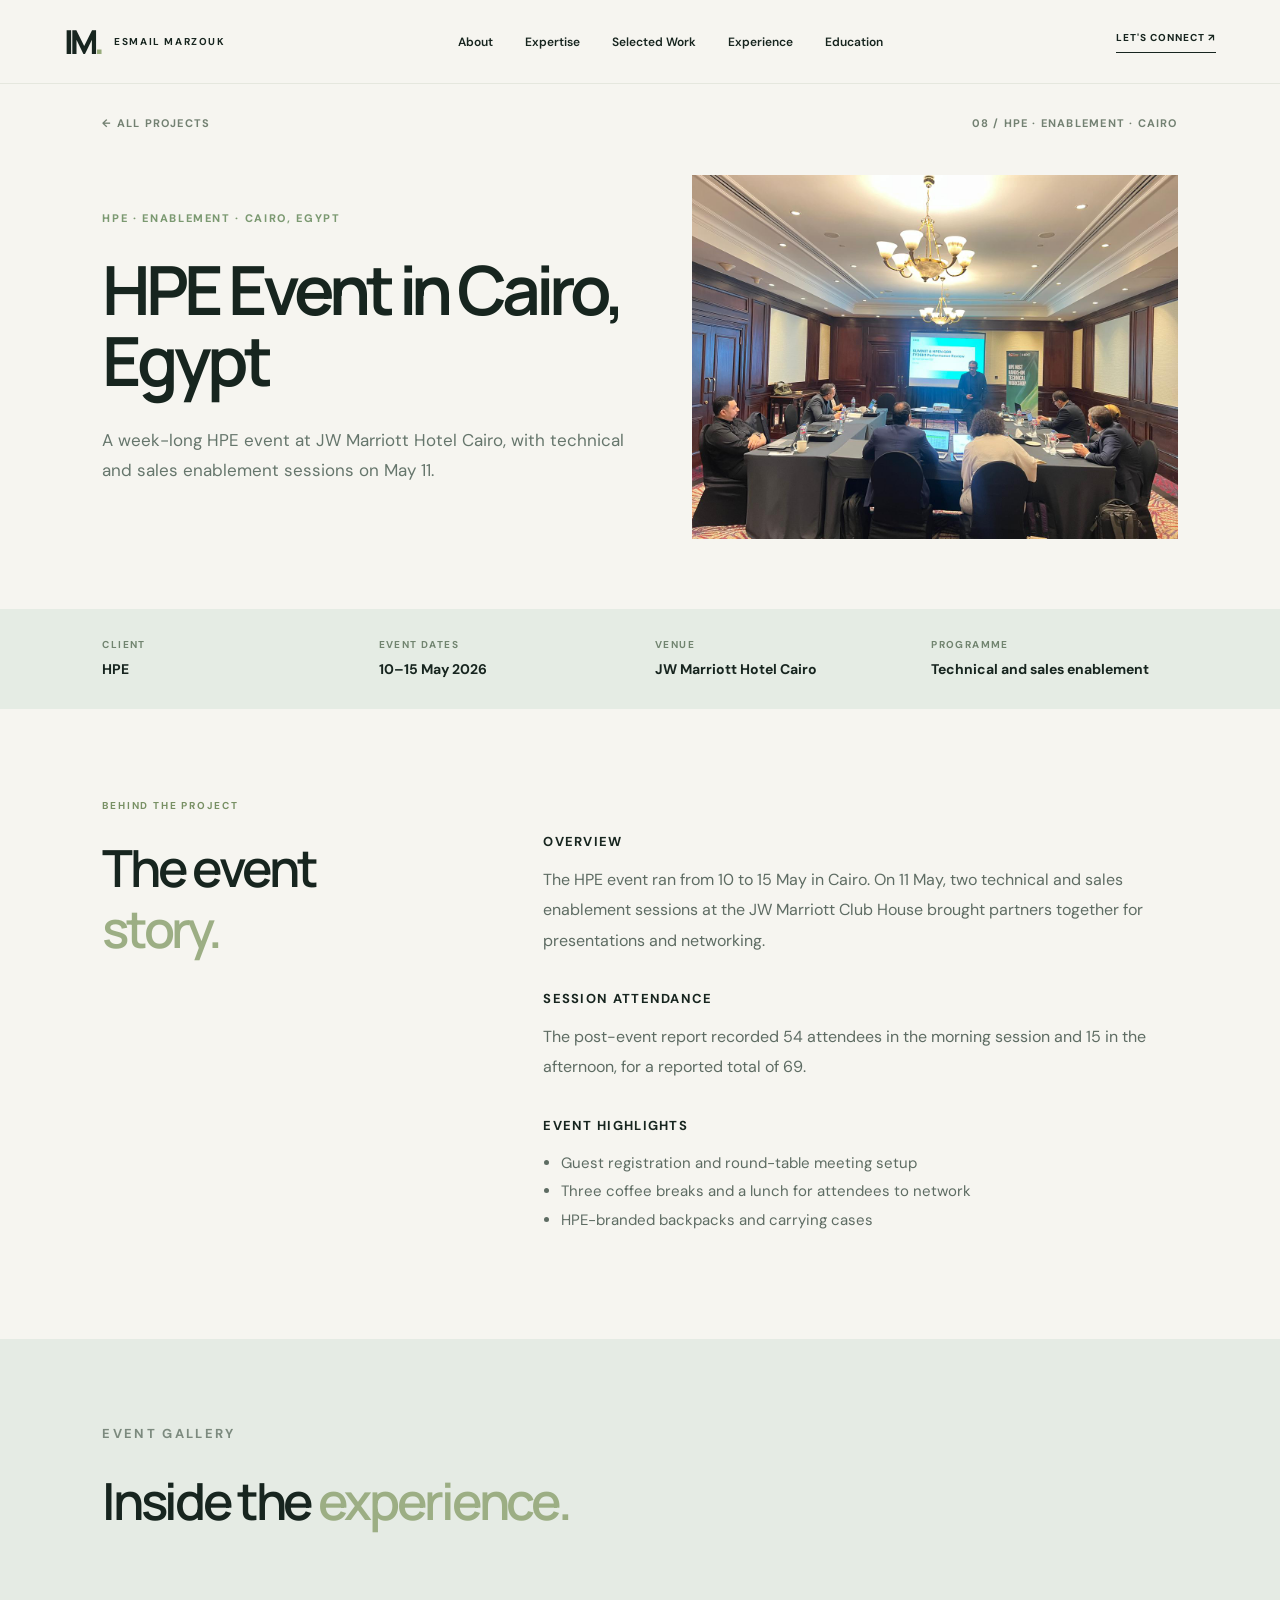
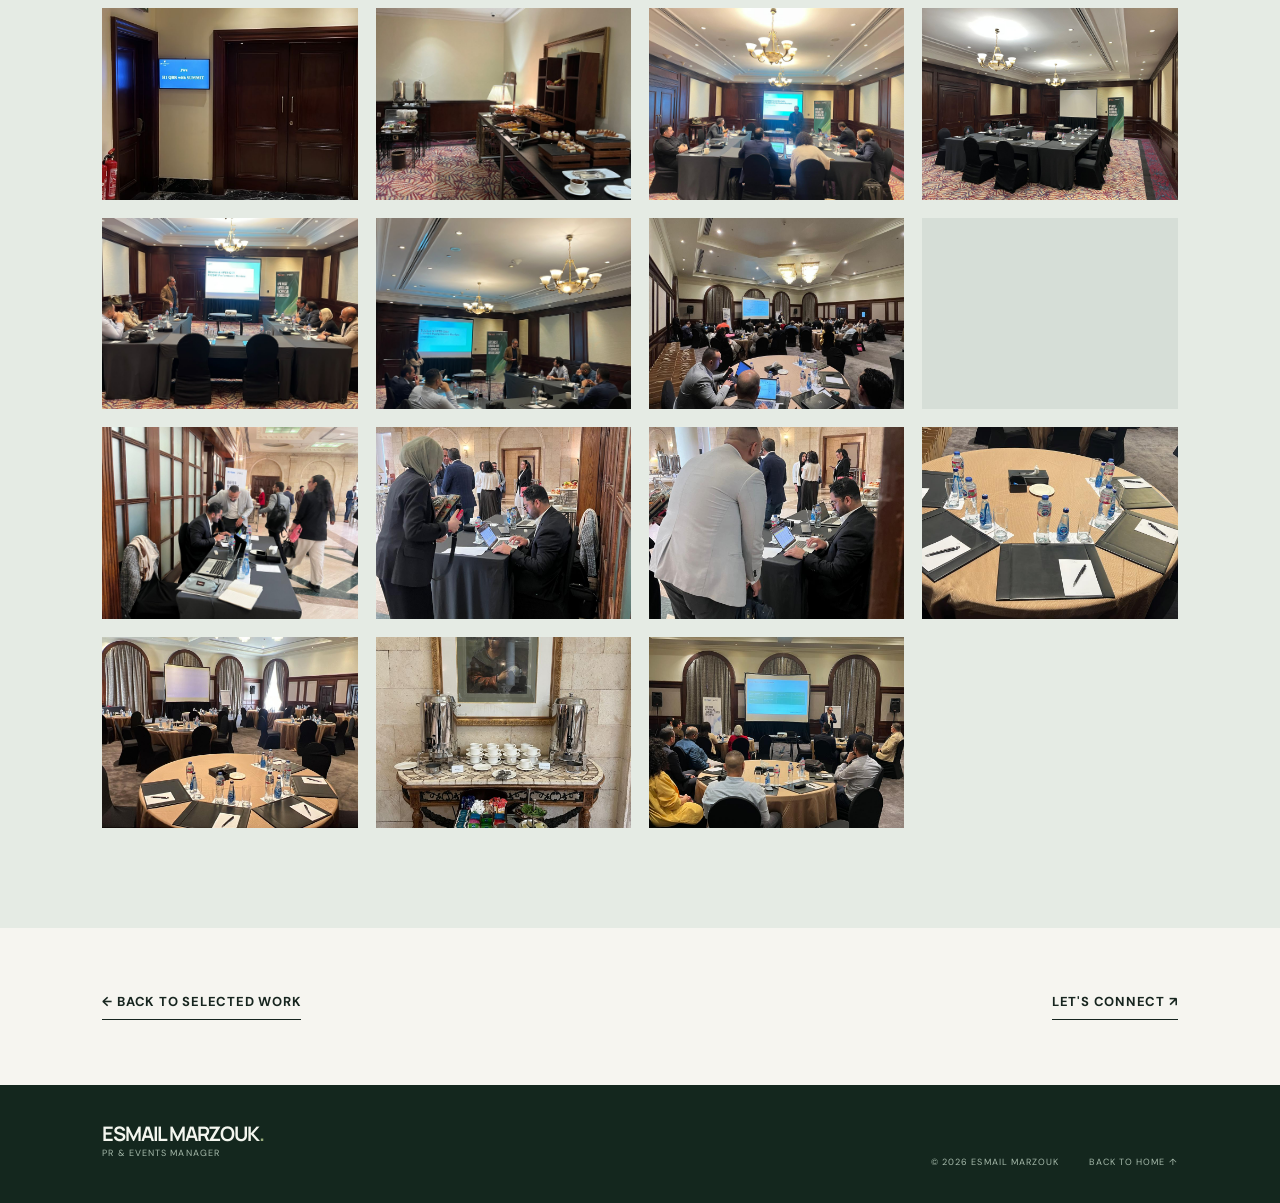
<file: projects/hpe-enablement-cairo.html>
<!doctype html><html lang="en"><head><meta charset="utf-8"><meta name="viewport" content="width=device-width,initial-scale=1"><meta name="description" content="A week-long HPE event at JW Marriott Hotel Cairo, with technical and sales enablement sessions on May 11."><title>HPE Event in Cairo, Egypt | Esmail Marzouk</title><link rel="icon" type="image/png" href="../assets/favicon.png"><link rel="icon" type="image/svg+xml" href="../assets/im-logo.svg" media="(prefers-color-scheme: light)"><link rel="icon" type="image/png" sizes="64x64" href="../assets/favicon-dark.png" media="(prefers-color-scheme: dark)"><link rel="preconnect" href="https://fonts.googleapis.com"><link rel="preconnect" href="https://fonts.gstatic.com" crossorigin><link href="https://fonts.googleapis.com/css2?family=DM+Sans:wght@400;500;600;700&family=Manrope:wght@400;500;600;700;800&display=swap" rel="stylesheet"><link href="../styles.css" rel="stylesheet"></head><body class="case-page"><header class="site-header" id="top"><a class="brand" href="../index.html#top"><span class="brand-mark">IM<span class="brand-dot">.</span></span><span class="brand-caption">ESMAIL MARZOUK</span></a><nav class="nav" id="nav"><a href="../index.html#about">About</a><a href="../index.html#expertise">Expertise</a><a href="../index.html#work">Selected Work</a><a href="../index.html#experience">Experience</a><a href="../index.html#education">Education</a></nav><a class="header-contact" href="../index.html#contact">LET'S CONNECT ↗</a><button class="menu-toggle" id="menu-toggle" aria-label="Open menu" aria-expanded="false">☰</button></header>
<main>
<div class="case-topline"><a href="../index.html#work">&larr; ALL PROJECTS</a><span>08 / HPE &middot; ENABLEMENT &middot; CAIRO</span></div>
<section class="case-hero">
  <div class="case-hero-copy"><p class="case-label">HPE &middot; ENABLEMENT &middot; CAIRO, EGYPT</p><h1>HPE Event in Cairo, Egypt</h1><p class="case-lead">A week-long HPE event at JW Marriott Hotel Cairo, with technical and sales enablement sessions on May 11.</p></div>
  <div class="case-hero-image case-hero-group"><img src="../assets/hpe-cairo-gallery/hpe-cairo-03.jpg" alt="Attendees at an HPE enablement session at JW Marriott Hotel Cairo" width="1280" height="960"></div>
</section>
<section class="case-facts" aria-label="Event facts">
  <div><span>CLIENT</span><strong>HPE</strong></div>
  <div><span>EVENT DATES</span><strong>10&ndash;15 May 2026</strong></div>
  <div><span>VENUE</span><strong>JW Marriott Hotel Cairo</strong></div>
  <div><span>PROGRAMME</span><strong>Technical and sales enablement</strong></div>
</section>
<section class="case-section">
  <div><p class="overline">BEHIND THE PROJECT</p><h2>The event<br><em>story.</em></h2></div>
  <div class="case-copy">
    <h3>OVERVIEW</h3>
    <p>The HPE event ran from 10 to 15 May in Cairo. On 11 May, two technical and sales enablement sessions at the JW Marriott Club House brought partners together for presentations and networking.</p>
    <h3>SESSION ATTENDANCE</h3>
    <p>The post-event report recorded 54 attendees in the morning session and 15 in the afternoon, for a reported total of 69.</p>
    <h3>EVENT HIGHLIGHTS</h3>
    <ul><li>Guest registration and round-table meeting setup</li><li>Three coffee breaks and a lunch for attendees to network</li><li>HPE-branded backpacks and carrying cases</li></ul>
  </div>
</section>
<section class="case-gallery" id="gallery" aria-labelledby="gallery-title">
<div class="case-gallery-title"><div><p class="overline">EVENT GALLERY</p><h2 id="gallery-title">Inside the <em>experience.</em></h2></div></div>
<div class="case-gallery-grid case-gallery-photos">
  <figure><a href="../assets/hpe-cairo-gallery/hpe-cairo-01.jpg"><img src="../assets/hpe-cairo-gallery/hpe-cairo-01.jpg" alt="Meeting room entrance" width="900" height="1600" loading="lazy" decoding="async"></a></figure>
  <figure><a href="../assets/hpe-cairo-gallery/hpe-cairo-02.jpg"><img src="../assets/hpe-cairo-gallery/hpe-cairo-02.jpg" alt="Coffee break refreshments" width="1200" height="1600" loading="lazy" decoding="async"></a></figure>
  <figure><a href="../assets/hpe-cairo-gallery/hpe-cairo-03.jpg"><img src="../assets/hpe-cairo-gallery/hpe-cairo-03.jpg" alt="Enablement session in progress" width="1280" height="960" loading="lazy" decoding="async"></a></figure>
  <figure><a href="../assets/hpe-cairo-gallery/hpe-cairo-04.jpg"><img src="../assets/hpe-cairo-gallery/hpe-cairo-04.jpg" alt="Round-table room setup" width="1600" height="1200" loading="lazy" decoding="async"></a></figure>
  <figure><a href="../assets/hpe-cairo-gallery/hpe-cairo-05.jpg"><img src="../assets/hpe-cairo-gallery/hpe-cairo-05.jpg" alt="Attendees during a presentation" width="1600" height="900" loading="lazy" decoding="async"></a></figure>
  <figure><a href="../assets/hpe-cairo-gallery/hpe-cairo-06.jpg"><img src="../assets/hpe-cairo-gallery/hpe-cairo-06.jpg" alt="Presentation and meeting room" width="1200" height="1600" loading="lazy" decoding="async"></a></figure>
  <figure><a href="../assets/hpe-cairo-gallery/hpe-cairo-07.jpg"><img src="../assets/hpe-cairo-gallery/hpe-cairo-07.jpg" alt="Attendees seated at round tables" width="960" height="1280" loading="lazy" decoding="async"></a></figure>
  <figure><a href="../assets/hpe-cairo-gallery/hpe-cairo-08.jpg"><img src="../assets/hpe-cairo-gallery/hpe-cairo-08.jpg" alt="Enablement session audience" width="1280" height="960" loading="lazy" decoding="async"></a></figure>
  <figure><a href="../assets/hpe-cairo-gallery/hpe-cairo-09.jpg"><img src="../assets/hpe-cairo-gallery/hpe-cairo-09.jpg" alt="Guest registration area" width="1280" height="960" loading="lazy" decoding="async"></a></figure>
  <figure><a href="../assets/hpe-cairo-gallery/hpe-cairo-10.jpg"><img src="../assets/hpe-cairo-gallery/hpe-cairo-10.jpg" alt="Guest check-in desk" width="960" height="1280" loading="lazy" decoding="async"></a></figure>
  <figure><a href="../assets/hpe-cairo-gallery/hpe-cairo-11.jpg"><img src="../assets/hpe-cairo-gallery/hpe-cairo-11.jpg" alt="Attendees arriving at registration" width="960" height="1280" loading="lazy" decoding="async"></a></figure>
  <figure><a href="../assets/hpe-cairo-gallery/hpe-cairo-12.jpg"><img src="../assets/hpe-cairo-gallery/hpe-cairo-12.jpg" alt="Round-table place settings" width="1280" height="720" loading="lazy" decoding="async"></a></figure>
  <figure><a href="../assets/hpe-cairo-gallery/hpe-cairo-13.jpg"><img src="../assets/hpe-cairo-gallery/hpe-cairo-13.jpg" alt="Event room before the session" width="1280" height="720" loading="lazy" decoding="async"></a></figure>
  <figure><a href="../assets/hpe-cairo-gallery/hpe-cairo-14.jpg"><img src="../assets/hpe-cairo-gallery/hpe-cairo-14.jpg" alt="Coffee and refreshments station" width="960" height="1280" loading="lazy" decoding="async"></a></figure>
  <figure><a href="../assets/hpe-cairo-gallery/hpe-cairo-15.jpg"><img src="../assets/hpe-cairo-gallery/hpe-cairo-15.jpg" alt="Attendees watching a presentation" width="960" height="1280" loading="lazy" decoding="async"></a></figure>
</div>
</section>
<section class="case-next"><a href="../index.html#work">← BACK TO SELECTED WORK</a><a href="../index.html#contact">LET'S CONNECT ↗</a></section></main><footer><div><strong>ESMAIL MARZOUK<span>.</span></strong><p>PR &amp; EVENTS MANAGER</p></div><div><span>© 2026 ESMAIL MARZOUK</span><a href="../index.html#top">BACK TO HOME ↑</a></div></footer><script src="../script.js"></script></body></html>
</file>
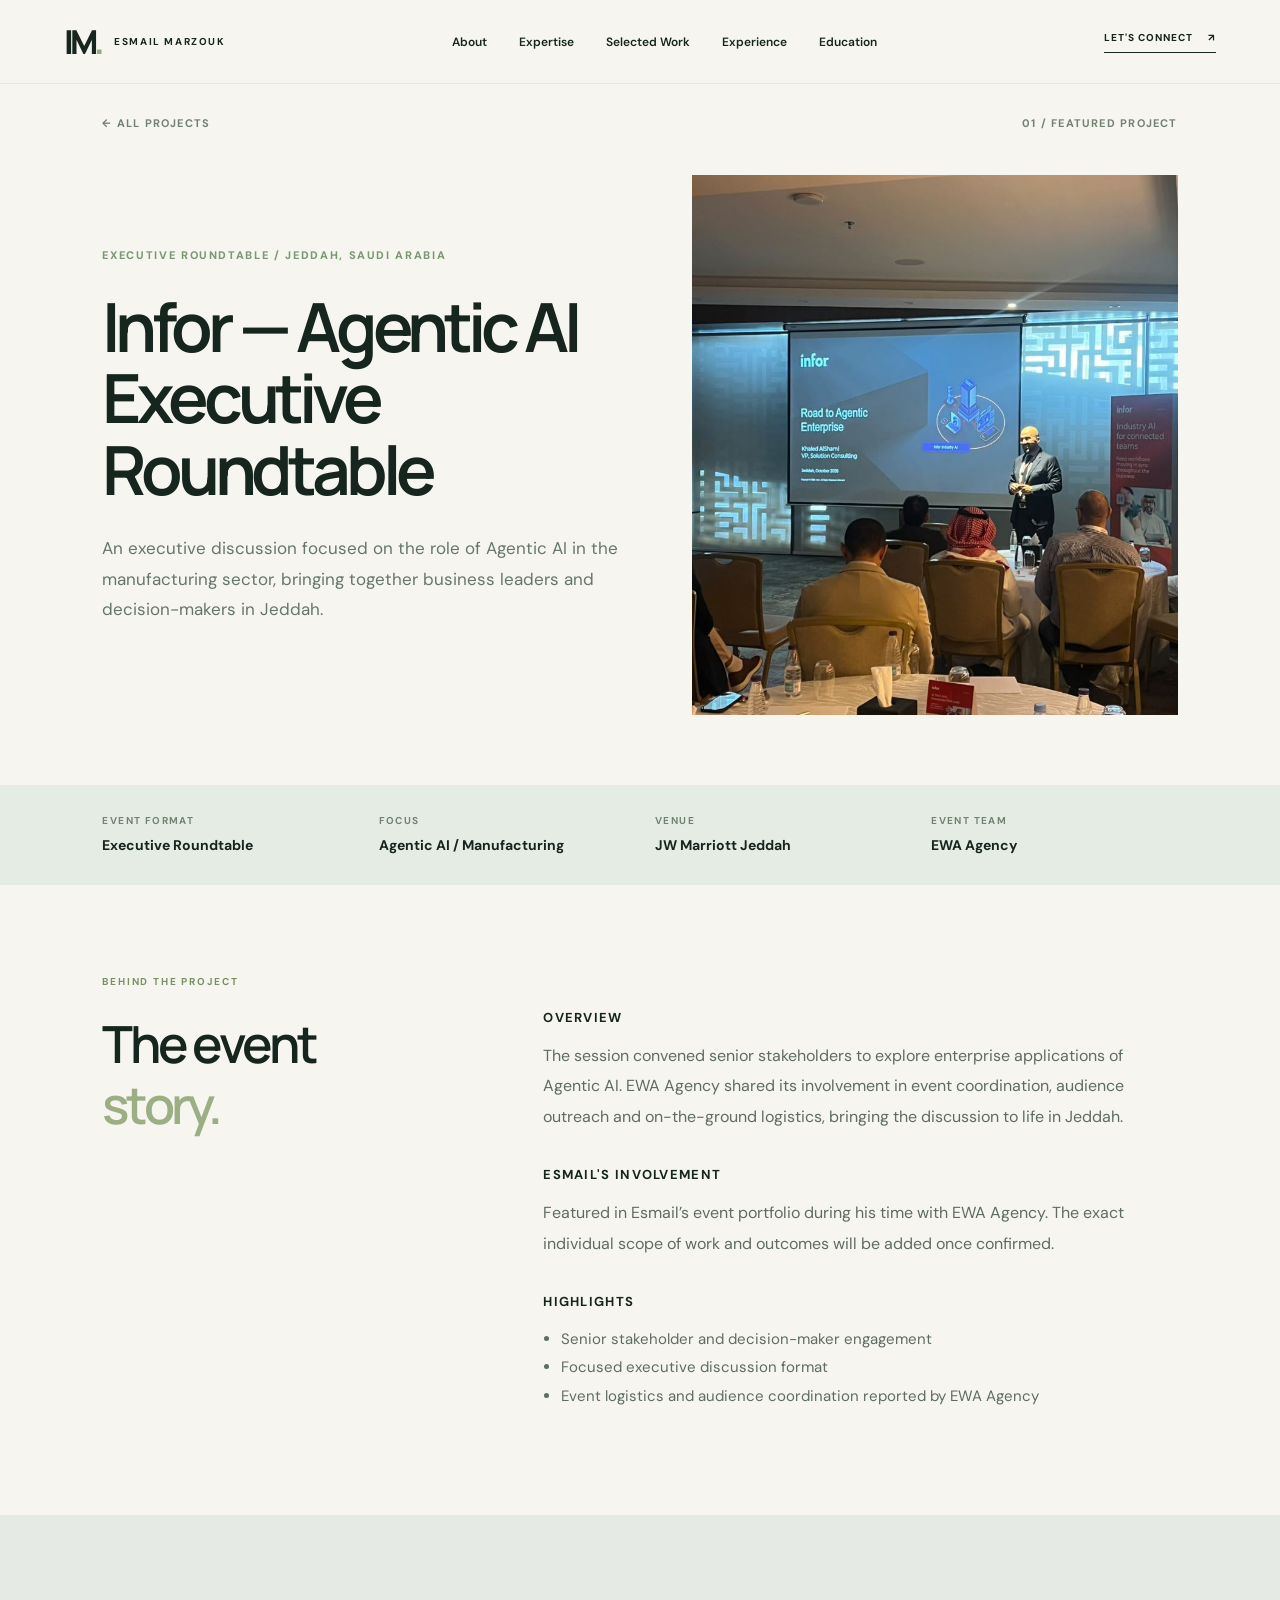
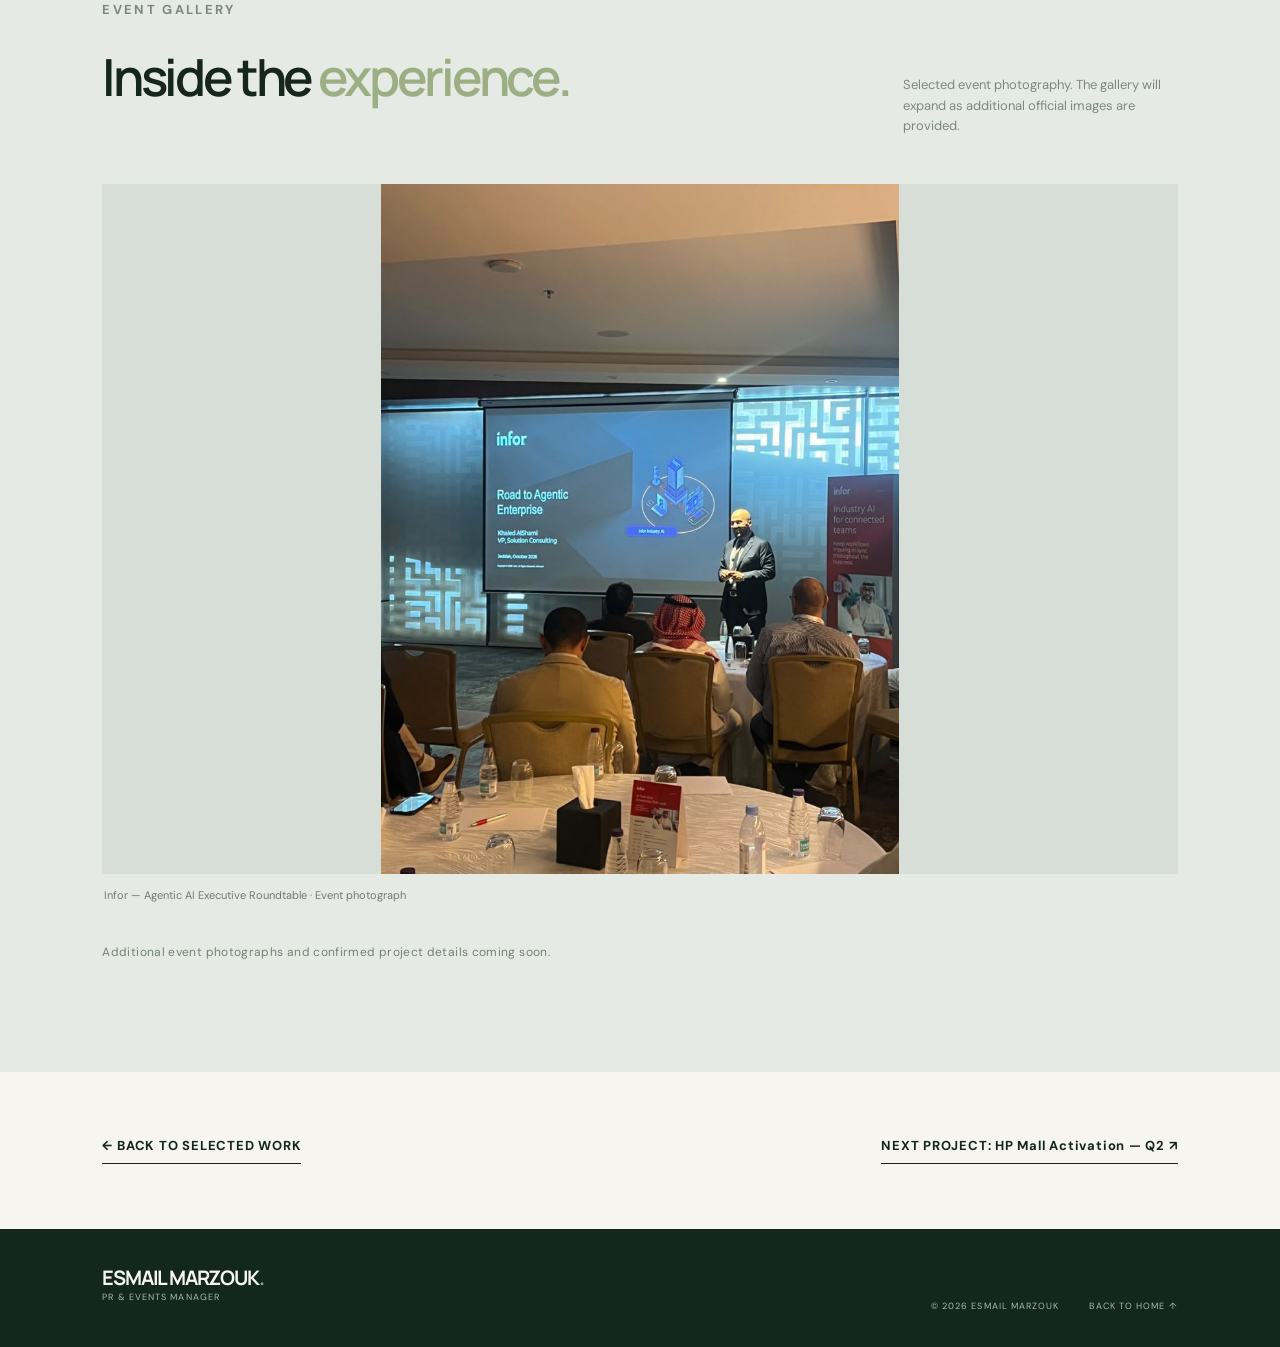
<file: projects/infor-agentic-ai-roundtable.html>
<!doctype html><html lang="en"><head><meta charset="utf-8"><meta name="viewport" content="width=device-width,initial-scale=1"><meta name="description" content="An executive discussion focused on the role of Agentic AI in the manufacturing sector, bringing together business leaders and decision-makers in Jeddah."><title>Infor — Agentic AI Executive Roundtable | Esmail Marzouk</title><link rel="icon" type="image/png" href="../assets/favicon.png"><link rel="icon" type="image/svg+xml" href="../assets/im-logo.svg" media="(prefers-color-scheme: light)"><link rel="icon" type="image/png" sizes="64x64" href="../assets/favicon-dark.png" media="(prefers-color-scheme: dark)"><link rel="apple-touch-icon" href="../assets/favicon.png"><link rel="preconnect" href="https://fonts.googleapis.com"><link rel="preconnect" href="https://fonts.gstatic.com" crossorigin><link href="https://fonts.googleapis.com/css2?family=DM+Sans:wght@400;500;600;700&family=Manrope:wght@400;500;600;700;800&display=swap" rel="stylesheet"><link href="../styles.css" rel="stylesheet"></head><body class="case-page"><header class="site-header" id="top"><a class="brand" href="../index.html#top" aria-label="Esmail Marzouk home"><span class="brand-mark">IM<span class="brand-dot">.</span></span><span class="brand-caption">ESMAIL MARZOUK</span></a><nav class="nav" id="nav" aria-label="Main navigation"><a href="../index.html#about">About</a><a href="../index.html#expertise">Expertise</a><a href="../index.html#work">Selected Work</a><a href="../index.html#experience">Experience</a><a href="../index.html#education">Education</a></nav><a class="header-contact" href="../index.html#contact">LET'S CONNECT <span>↗</span></a><button class="menu-toggle" id="menu-toggle" aria-label="Open menu" aria-expanded="false">☰</button></header><main><div class="case-topline"><a href="../index.html#work">← ALL PROJECTS</a><span>01 / FEATURED PROJECT</span></div><section class="case-hero"><div class="case-hero-copy"><p class="case-label">EXECUTIVE ROUNDTABLE / JEDDAH, SAUDI ARABIA</p><h1>Infor — Agentic AI Executive Roundtable</h1><p class="case-lead">An executive discussion focused on the role of Agentic AI in the manufacturing sector, bringing together business leaders and decision-makers in Jeddah.</p></div><div class="case-hero-image"><img src="../assets/infor-jeddah.jpg" alt="Presentation at the Infor executive roundtable in Jeddah"></div></section><section class="case-facts" aria-label="Event facts"><div><span>EVENT FORMAT</span><strong>Executive Roundtable</strong></div><div><span>FOCUS</span><strong>Agentic AI / Manufacturing</strong></div><div><span>VENUE</span><strong>JW Marriott Jeddah</strong></div><div><span>EVENT TEAM</span><strong>EWA Agency</strong></div></section><section class="case-section"><div><p class="overline">BEHIND THE PROJECT</p><h2>The event<br/><em>story.</em></h2></div><div class="case-copy"><h3>OVERVIEW</h3><p>The session convened senior stakeholders to explore enterprise applications of Agentic AI. EWA Agency shared its involvement in event coordination, audience outreach and on-the-ground logistics, bringing the discussion to life in Jeddah.</p><h3>ESMAIL'S INVOLVEMENT</h3><p>Featured in Esmail’s event portfolio during his time with EWA Agency. The exact individual scope of work and outcomes will be added once confirmed.</p><h3>HIGHLIGHTS</h3><ul><li>Senior stakeholder and decision-maker engagement</li><li>Focused executive discussion format</li><li>Event logistics and audience coordination reported by EWA Agency</li></ul></div></section><section class="case-gallery"><div class="case-gallery-title"><div><p class="overline">EVENT GALLERY</p><h2>Inside the <em>experience.</em></h2></div><p>Selected event photography. The gallery will expand as additional official images are provided.</p></div><div class="case-gallery-grid"><figure><img src="../assets/infor-jeddah.jpg" alt="Presentation at the Infor executive roundtable in Jeddah" loading="lazy"><figcaption>Infor — Agentic AI Executive Roundtable · Event photograph</figcaption></figure></div><p class="case-pending">Additional event photographs and confirmed project details coming soon.</p></section><section class="case-next"><a href="../index.html#work">← BACK TO SELECTED WORK</a><a href="hp-mall-activation-q2.html">NEXT PROJECT: HP Mall Activation — Q2 ↗</a></section></main><footer><div><strong>ESMAIL MARZOUK<span>.</span></strong><p>PR &amp; EVENTS MANAGER</p></div><div><span>© 2026 ESMAIL MARZOUK</span><a href="../index.html#top">BACK TO HOME ↑</a></div></footer><script src="../script.js"></script></body></html>
</file>
<file: styles.css>
:root{--ink:#17251f;--muted:#69716a;--paper:#f6f5f0;--forest:#203b31;--accent:#b7c89a;--line:#d8dcd4}*{box-sizing:border-box}html{scroll-behavior:smooth}body{margin:0;background:var(--paper);color:var(--ink);font-family:'DM Sans',Arial,sans-serif}h1,h2,h3,p{margin-top:0}a{color:inherit;text-decoration:none}button{font:inherit}em{font-style:normal;color:#9cae84} .site-header{height:84px;display:flex;align-items:center;justify-content:space-between;padding:0 5%;border-bottom:1px solid #e5e7de;background:var(--paper);position:relative;z-index:5}.brand{display:flex;align-items:center;gap:13px}.brand-mark{font-family:Manrope,sans-serif;font-weight:800;letter-spacing:-.12em;font-size:33px}.brand-dot,footer strong span{color:#98ac7c}.brand-caption{font-size:10px;font-weight:700;letter-spacing:.16em}.nav{display:flex;gap:32px}.nav a{font-size:12px;font-weight:600}.nav a:hover,.text-link:hover{color:#829d64}.header-contact{font-size:10px;font-weight:800;letter-spacing:.1em;border-bottom:1px solid var(--ink);padding-bottom:8px}.header-contact span{margin-left:12px}.menu-toggle{display:none;background:none;border:0;font-size:24px}.hero{min-height:645px;display:grid;grid-template-columns:61% 39%;background:var(--forest);color:#fff}.hero-main{padding:77px 6% 45px 8%;display:flex;flex-direction:column;justify-content:space-between}.eyebrow,.section-meta,.overline{font-size:10px;letter-spacing:.18em;font-weight:700}.eyebrow{display:flex;align-items:center;gap:13px;color:#d8e2d0}.status-dot{width:7px;height:7px;background:#bad39b;border-radius:50%}.eyebrow-line{width:24px;height:1px;background:#738677}.hero h1{font-family:Manrope,sans-serif;font-size:clamp(48px,5.3vw,85px);letter-spacing:-.085em;line-height:1.1;font-weight:600;margin:55px 0}.hero-bottom{display:flex;justify-content:space-between;gap:30px;align-items:end}.hero-person{font-size:12px;font-weight:800;letter-spacing:.1em}.hero-person span{font-weight:400;color:#b8c7bc}.hero-sub{font-size:14px;color:#b8c7bc;line-height:1.7;margin:0}.circle-arrow{width:62px;height:62px;flex:none;border:1px solid #97a79c;border-radius:100%;display:grid;place-items:center;font-size:30px}.hero-photo{position:relative;background:linear-gradient(90deg,rgba(25,39,31,.05),rgba(0,0,0,.2)),url('assets/esmail-portrait-studio.png') center 35%/cover no-repeat}.hero-photo-overlay{position:absolute;bottom:28px;left:25px;right:25px;display:flex;justify-content:space-between;gap:10px;color:white;font-size:9px;letter-spacing:.12em}.marquee{background:#bacaa8;overflow:hidden;white-space:nowrap;padding:18px 0}.marquee div{font-size:11px;font-weight:800;letter-spacing:.17em;width:max-content;animation:slide 34s linear infinite}.marquee span{padding:0 28px;color:#53734b}@keyframes slide{to{transform:translateX(-50%)}}.section-shell{padding:95px 8%}.section-meta{display:flex;justify-content:space-between;padding-bottom:18px;border-bottom:1px solid var(--line);color:#6f786e}.section-index{color:#203b31}.about-grid{display:grid;grid-template-columns:1fr 1fr;gap:13%;padding-top:70px}.overline{color:#789064;margin-bottom:25px}h2{font-family:Manrope,sans-serif;letter-spacing:-.07em;line-height:1.12;font-size:clamp(41px,4.3vw,67px);font-weight:600}.about-text{padding-top:30px}.about-text p{font-size:17px;line-height:1.8;color:#4b554d}.about-text strong{color:var(--ink)}.placeholder-disclosure{font-size:11px!important;line-height:1.5!important;color:#8b918b!important;font-style:italic}.text-link{display:inline-block;font-size:11px;font-weight:800;letter-spacing:.15em;border-bottom:1px solid;padding:18px 0 9px;margin-top:12px}.text-link span{margin-left:25px}.stats{display:grid;grid-template-columns:repeat(4,1fr);padding-top:45px;padding-bottom:45px;background:#e8ede3;gap:20px}.stats div{display:flex;flex-direction:column;gap:10px}.stats strong{font-size:48px;letter-spacing:-.08em;font-weight:600}.stats span{font-size:10px;letter-spacing:.13em;color:#626d62;font-weight:700}.section-heading{display:flex;justify-content:space-between;align-items:end;gap:30px;padding:65px 0 45px}.section-heading h2{margin:0}.section-heading p{max-width:290px;line-height:1.7;color:#747d74;font-size:14px}.expertise-item{display:grid;grid-template-columns:8% 38% 1fr 24px;gap:20px;border-top:1px solid var(--line);padding:28px 0;align-items:center}.expertise-item:last-child{border-bottom:1px solid var(--line)}.expertise-item>span:first-child{color:#8da47a;font-size:12px}.expertise-item h3{font-size:21px;font-weight:600;margin:0}.expertise-item p{font-size:13px;line-height:1.6;color:#747d74;margin:0}.expertise-icon{font-size:20px}.work{background:#e6ebe2}.projects-grid{display:grid;grid-template-columns:repeat(3,1fr);gap:21px}.project-card{min-width:0}.project-image{height:380px;position:relative;display:flex;align-items:flex-end;padding:22px;color:white;overflow:hidden;background-size:cover;background-position:center}.project-image:before{content:'';position:absolute;inset:0;background:linear-gradient(180deg,rgba(0,0,0,.28),transparent 35%,rgba(0,0,0,.65))}.project-one{background-image:linear-gradient(180deg,rgba(7,33,64,.15),rgba(7,33,64,.58)),url('assets/hp-activation-q2.jpg');background-position:center 30%}.project-two{background-image:linear-gradient(180deg,rgba(7,33,64,.18),rgba(7,33,64,.62)),url('assets/hp-activation.jpg');background-position:center 35%}.project-three{background-image:linear-gradient(180deg,rgba(4,24,55,.18),rgba(4,24,55,.62)),url('assets/eui-graduation.jpg');background-position:center center}.project-id{position:absolute;top:23px;left:23px;font-size:10px;letter-spacing:.15em}.project-visual-title{position:relative;font-size:28px;letter-spacing:-.06em;line-height:1.1;font-family:Manrope,sans-serif;font-weight:800}.project-caption{display:flex;gap:8px;justify-content:space-between;padding:23px 0}.project-caption span:first-child{font-size:9px;letter-spacing:.13em;color:#718470;font-weight:800}.project-caption h3{font-size:19px;margin:10px 0}.project-caption p{color:#747d74;font-size:12px;line-height:1.6}.project-arrow{font-size:25px}.experience-grid{display:grid;grid-template-columns:40% 1fr;gap:10%;padding-top:70px}.timeline-row{display:grid;grid-template-columns:130px 1fr 20px;border-top:1px solid var(--line);padding:25px 0;gap:15px}.timeline-row>span{font-size:10px;color:#819081;letter-spacing:.06em}.timeline-row h3{font-size:17px;font-weight:600;margin:0 0 8px}.timeline-row p{font-size:12px;color:#7b847a}.quote-banner{background:#203b31;color:white;min-height:370px;display:flex;flex-direction:column;justify-content:space-between;padding:65px 8%;align-items:center;text-align:center}.quote-banner>span{font-size:10px;letter-spacing:.18em;color:#b6c7b4}.quote-banner blockquote{font-family:Manrope,sans-serif;font-size:clamp(25px,3.4vw,48px);font-weight:500;line-height:1.3;letter-spacing:-.05em;max-width:860px;margin:30px 0}.contact{text-align:center;min-height:540px}.contact .section-meta{text-align:left;margin-bottom:80px}.contact h2{font-size:clamp(48px,6vw,88px)}.contact-note{font-size:14px;color:#747d74;margin:28px 0}.contact-cta{background:#233d32;color:white;display:inline-flex;gap:65px;align-items:center;padding:20px 28px;font-size:11px;font-weight:800;letter-spacing:.1em;margin-bottom:18px}.contact-cta span{font-size:18px}footer{background:#14271e;color:#f4f6ef;display:flex;justify-content:space-between;align-items:end;padding:35px 8%}footer strong{font-family:Manrope,sans-serif;font-size:20px;letter-spacing:-.06em}footer p,footer>div:last-child{font-size:9px;color:#a7bbac;letter-spacing:.12em}footer>div:last-child{display:flex;gap:30px}@media(max-width:900px){.site-header{height:70px}.nav{display:none;position:absolute;left:0;right:0;top:70px;background:var(--paper);padding:26px 6%;flex-direction:column;box-shadow:0 15px 25px #0001}.nav.open{display:flex}.header-contact{display:none}.menu-toggle{display:block}.hero{grid-template-columns:1fr}.hero-main{min-height:560px;padding:65px 7% 45px}.hero-photo{min-height:370px}.hero h1{font-size:clamp(46px,9vw,76px)}.section-shell{padding:70px 6%}.about-grid,.experience-grid{grid-template-columns:1fr;gap:15px}.about-grid{padding-top:45px}.stats{grid-template-columns:repeat(2,1fr)}.projects-grid{grid-template-columns:1fr 1fr}.section-heading{align-items:start;flex-direction:column}.expertise-item{grid-template-columns:40px 1fr 24px}.expertise-item p{grid-column:2;grid-row:2}.expertise-icon{grid-column:3;grid-row:1}.experience-grid{padding-top:45px}}@media(max-width:600px){.brand-caption{font-size:9px}.hero-main{min-height:500px}.hero h1{font-size:clamp(43px,10vw,60px)}.hero-person span{display:block;margin-top:7px}.hero-bottom{align-items:end}.hero-sub{font-size:12px}.circle-arrow{width:48px;height:48px}.eyebrow{font-size:8px;gap:8px}.section-meta{font-size:8px}.section-meta>span:last-child{text-align:right}.stats strong{font-size:37px}.stats span{font-size:8px}.projects-grid{grid-template-columns:1fr}.project-image{height:400px}.expertise-item h3{font-size:17px}.expertise-item p{font-size:12px}.timeline-row{grid-template-columns:90px 1fr 15px}.timeline-row>span{font-size:8px}.timeline-row h3{font-size:14px}.quote-banner{min-height:310px;padding:45px 7%}.contact .section-meta{margin-bottom:60px}footer{align-items:start;gap:30px;flex-direction:column}footer>div:last-child{flex-wrap:wrap}}
@media(prefers-reduced-motion:reduce){html{scroll-behavior:auto}.marquee div{animation:none}}

/* Featured verified event — image kept intentionally abstract until authorized project photography is supplied. */
.project-jeddah{background-image:linear-gradient(145deg,rgba(15,30,35,.15),rgba(12,32,38,.74)),url('assets/infor-jeddah.jpg');background-position:center center}
.project-source{display:inline-block;margin-top:10px;padding-bottom:6px;border-bottom:1px solid #7f967e;font-size:10px;font-weight:800;letter-spacing:.1em}
.project-source:hover{color:#355a42}
@media(min-width:901px){.hero-photo{min-height:645px}}

/* Clear, visible and clickable contact information */
.contact-details{display:grid;gap:0;max-width:720px;margin:36px auto 0;text-align:left;border-top:1px solid var(--line)}
.contact-detail{display:grid;grid-template-columns:105px minmax(0,1fr) 24px;gap:18px;align-items:center;padding:21px 9px;border-bottom:1px solid var(--line);text-decoration:none;color:inherit;transition:background-color .2s ease}
.contact-detail:hover,.contact-detail:focus-visible{background:#e9eee5}
.contact-detail-label{font-size:10px;font-weight:800;letter-spacing:.14em;color:#6c806f}
.contact-detail-value{font-size:clamp(12px,1.4vw,16px);font-weight:600;overflow-wrap:anywhere;text-decoration:underline;text-decoration-color:transparent;text-underline-offset:4px}
.contact-detail:hover .contact-detail-value,.contact-detail:focus-visible .contact-detail-value{text-decoration-color:currentColor}
.contact-detail-arrow{font-size:19px;text-align:right}
@media(max-width:600px){.contact-detail{grid-template-columns:1fr 24px;gap:8px;padding:19px 6px}.contact-detail-label{grid-column:1}.contact-detail-value{grid-column:1}.contact-detail-arrow{grid-column:2;grid-row:1/3;align-self:center}}

.project-welcome{background-image:linear-gradient(160deg,rgba(9,17,35,.18),rgba(9,17,35,.72)),url('assets/eui-welcome-party.jpg');background-position:center center}
.project-media-link{margin-left:14px}

/* Project detail pages */
.project-cover-link{display:block;cursor:pointer;overflow:hidden}.project-cover-link .project-image{transition:transform .45s ease,filter .45s ease}.project-cover-link:hover .project-image{transform:scale(1.025);filter:brightness(1.08)}.project-caption h3 a:hover{color:#718f65}.project-source{display:inline-flex;align-items:center;font-weight:800;font-size:11px;letter-spacing:.11em;border-bottom:1px solid currentColor;padding:9px 0;color:#1d382d}.project-arrow{color:var(--ink);align-self:flex-start}
.case-page{background:var(--paper)}.case-topline{padding:32px 8% 0;display:flex;justify-content:space-between;gap:20px;font-size:11px;letter-spacing:.11em;color:#738172;font-weight:700}.case-topline a:hover{color:#193c2e}.case-hero{padding:45px 8% 70px;display:grid;grid-template-columns:1.05fr .95fr;gap:5%;align-items:center}.case-hero-copy .case-label{font-size:11px;font-weight:800;letter-spacing:.15em;color:#7b9971;margin-bottom:29px}.case-hero h1{font-family:Manrope,sans-serif;font-size:clamp(43px,5.3vw,83px);line-height:1.05;letter-spacing:-.075em;font-weight:650;margin:0 0 28px}.case-hero .case-lead{font-size:17px;line-height:1.8;color:#66766c;max-width:570px}.case-hero-image{height:540px;background:#d2ded6;overflow:hidden}.case-hero-image img{width:100%;height:100%;object-fit:cover;display:block}.case-facts{background:#e5ece4;display:grid;grid-template-columns:repeat(4,1fr);padding:29px 8%;gap:30px}.case-facts div{display:flex;flex-direction:column;gap:8px}.case-facts span{font-size:10px;letter-spacing:.14em;font-weight:700;color:#71846f}.case-facts strong{font-size:14px;line-height:1.5}.case-section{padding:90px 8%;display:grid;grid-template-columns:33% 1fr;gap:8%}.case-section h2,.case-gallery h2{font-family:Manrope,sans-serif;font-weight:600;letter-spacing:-.065em;font-size:clamp(36px,4vw,59px);line-height:1.2}.case-section .case-copy p{font-size:16px;line-height:1.9;color:#5e6c63}.case-section .case-copy h3{font-size:13px;letter-spacing:.1em;margin:34px 0 15px}.case-section ul{padding-left:18px;color:#5e6c63;font-size:15px;line-height:1.9}.case-gallery{background:#e5ebe4;padding:85px 8% 100px}.case-gallery-title{display:flex;align-items:end;justify-content:space-between;gap:30px;margin-bottom:34px}.case-gallery-title p{color:#7c8a7e;font-size:13px;max-width:275px;line-height:1.6}.case-gallery-grid{display:grid;grid-template-columns:1fr;gap:18px}.case-gallery figure{margin:0}.case-gallery img{display:block;width:100%;max-height:690px;object-fit:contain;background:#d6ded7}.case-gallery figcaption{padding:14px 2px;font-size:11px;color:#6f7b70}.case-pending{font-size:12px;letter-spacing:.03em;color:#748273;margin-top:28px}.case-next{padding:65px 8%;display:flex;justify-content:space-between;gap:18px;align-items:center}.case-next a{font-size:13px;font-weight:700;letter-spacing:.06em;border-bottom:1px solid;padding-bottom:9px}.case-next a:hover{color:#728f5e}@media(max-width:900px){.case-hero{grid-template-columns:1fr;gap:40px}.case-hero-image{height:440px}.case-facts{grid-template-columns:repeat(2,1fr)}.case-section{grid-template-columns:1fr;gap:25px}.case-topline{padding:25px 6% 0}.case-hero{padding:40px 6% 60px}.case-facts,.case-section,.case-gallery,.case-next{padding-left:6%;padding-right:6%}}@media(max-width:600px){.case-hero-image{height:370px}.case-facts{gap:25px}.case-gallery-title{align-items:start;flex-direction:column}.case-section{padding-top:60px;padding-bottom:60px}.case-gallery{padding-top:60px;padding-bottom:70px}.case-next{flex-direction:column;align-items:start}}

/* New HP project layouts */
.project-q4{background-image:linear-gradient(180deg,rgba(9,24,41,.59),rgba(9,24,41,.08) 42%,rgba(9,24,41,.85)),url('assets/hp-mall-q4-ferrari-cover.png')}
.project-hp-roundtable{background-image:linear-gradient(180deg,rgba(18,36,31,.59),rgba(18,36,31,.06) 42%,rgba(18,36,31,.86)),url('assets/hp-roundtable-gallery/dsc02703.jpg')}
.project-image[href]{cursor:pointer}
.project-image[href]:hover .project-visual-title{transform:translateY(-4px)}
.project-visual-title{transition:transform .2s ease}
.project-open{position:absolute;right:22px;top:20px;font-size:24px;z-index:1}
.event-case-graphic,.event-image-placeholder,.event-video-placeholder{background:linear-gradient(140deg,#233c33,#132723);color:#fff;display:flex;flex-direction:column;justify-content:center;align-items:flex-start;padding:clamp(28px,5vw,80px);gap:16px;min-height:340px}
.event-case-graphic span,.event-image-placeholder span,.event-video-placeholder span{font-size:12px;letter-spacing:.15em;color:#c2d3ba;font-weight:700}
.event-case-graphic strong,.event-image-placeholder strong,.event-video-placeholder strong{font-family:Manrope,sans-serif;font-size:clamp(30px,4.5vw,65px);line-height:1.05;letter-spacing:-.06em;max-width:740px}
.event-image-placeholder,.event-video-placeholder{width:100%;min-height:390px}
.event-image-placeholder p,.event-video-placeholder p{font-size:14px;color:#c1d0c4}
.event-video-shell{position:relative;background:#162a24;min-height:300px}
.event-video{display:none;width:100%;max-height:76vh;background:#111}
.event-video-shell.has-video{min-height:0}
.event-video-shell.has-video .event-video{display:block}
.event-video-shell.has-video .event-video-placeholder{display:none}
.case-pending code{white-space:normal;overflow-wrap:anywhere}
.case-gallery-photos{grid-template-columns:repeat(auto-fit,minmax(min(100%,240px),1fr))}
.case-gallery-photos img{height:auto;aspect-ratio:4/3;object-fit:cover}
.case-hero-group{height:auto}
.case-hero-group img{height:auto}

.timeline-row {
  grid-template-columns: minmax(8.5rem, 28%) minmax(0, 1fr);
  align-items: baseline;
  gap: clamp(14px, 2vw, 28px);
  padding: 26px 0;
}
.timeline-row > span {
  color: #596e61;
  font-size: 11px;
  line-height: 1.5;
}
.timeline-row h3 {
  font-size: clamp(16px, 1.6vw, 20px);
  line-height: 1.3;
}
.timeline-row p {
  margin: 0;
  color: #58695e;
  font-size: 14px;
  line-height: 1.55;
}
@media (max-width: 520px) {
  .timeline-row {
    grid-template-columns: minmax(0, 1fr);
    gap: 5px;
    padding: 18px 0;
  }
  .timeline-row h3 { margin-bottom: 4px; }
}

:where(a, button):focus-visible {
  outline: 2px solid #51795d;
  outline-offset: 3px;
}
.hero :focus-visible, .project-image:focus-visible {
  outline-color: #d7e6c9;
}
.project-image:focus-visible {
  outline-offset: -5px;
}
.case-gallery-photos figure a {
  display: block;
  overflow: hidden;
}
@media (prefers-reduced-motion: no-preference) {
  .project-image[href], .case-gallery-photos img {
    transition: filter .25s ease, transform .25s ease;
  }
  .case-gallery-photos a:hover img, .case-gallery-photos a:focus-visible img {
    transform: scale(1.025);
  }
  .project-image[href]:focus-visible {
    filter: brightness(1.08);
  }
}
@media (prefers-reduced-motion: reduce) {
  .project-cover-link .project-image, .project-visual-title, .contact-detail {
    transition: none;
  }
  .project-cover-link:hover .project-image, .project-image[href]:hover .project-visual-title {
    transform: none;
  }
}
.project-hpe-cairo{background-image:linear-gradient(180deg,rgba(9,24,41,.55),rgba(9,24,41,.12) 42%,rgba(9,24,41,.85)),url('assets/hpe-cairo-gallery/hpe-cairo-08.jpg')}
</file>
